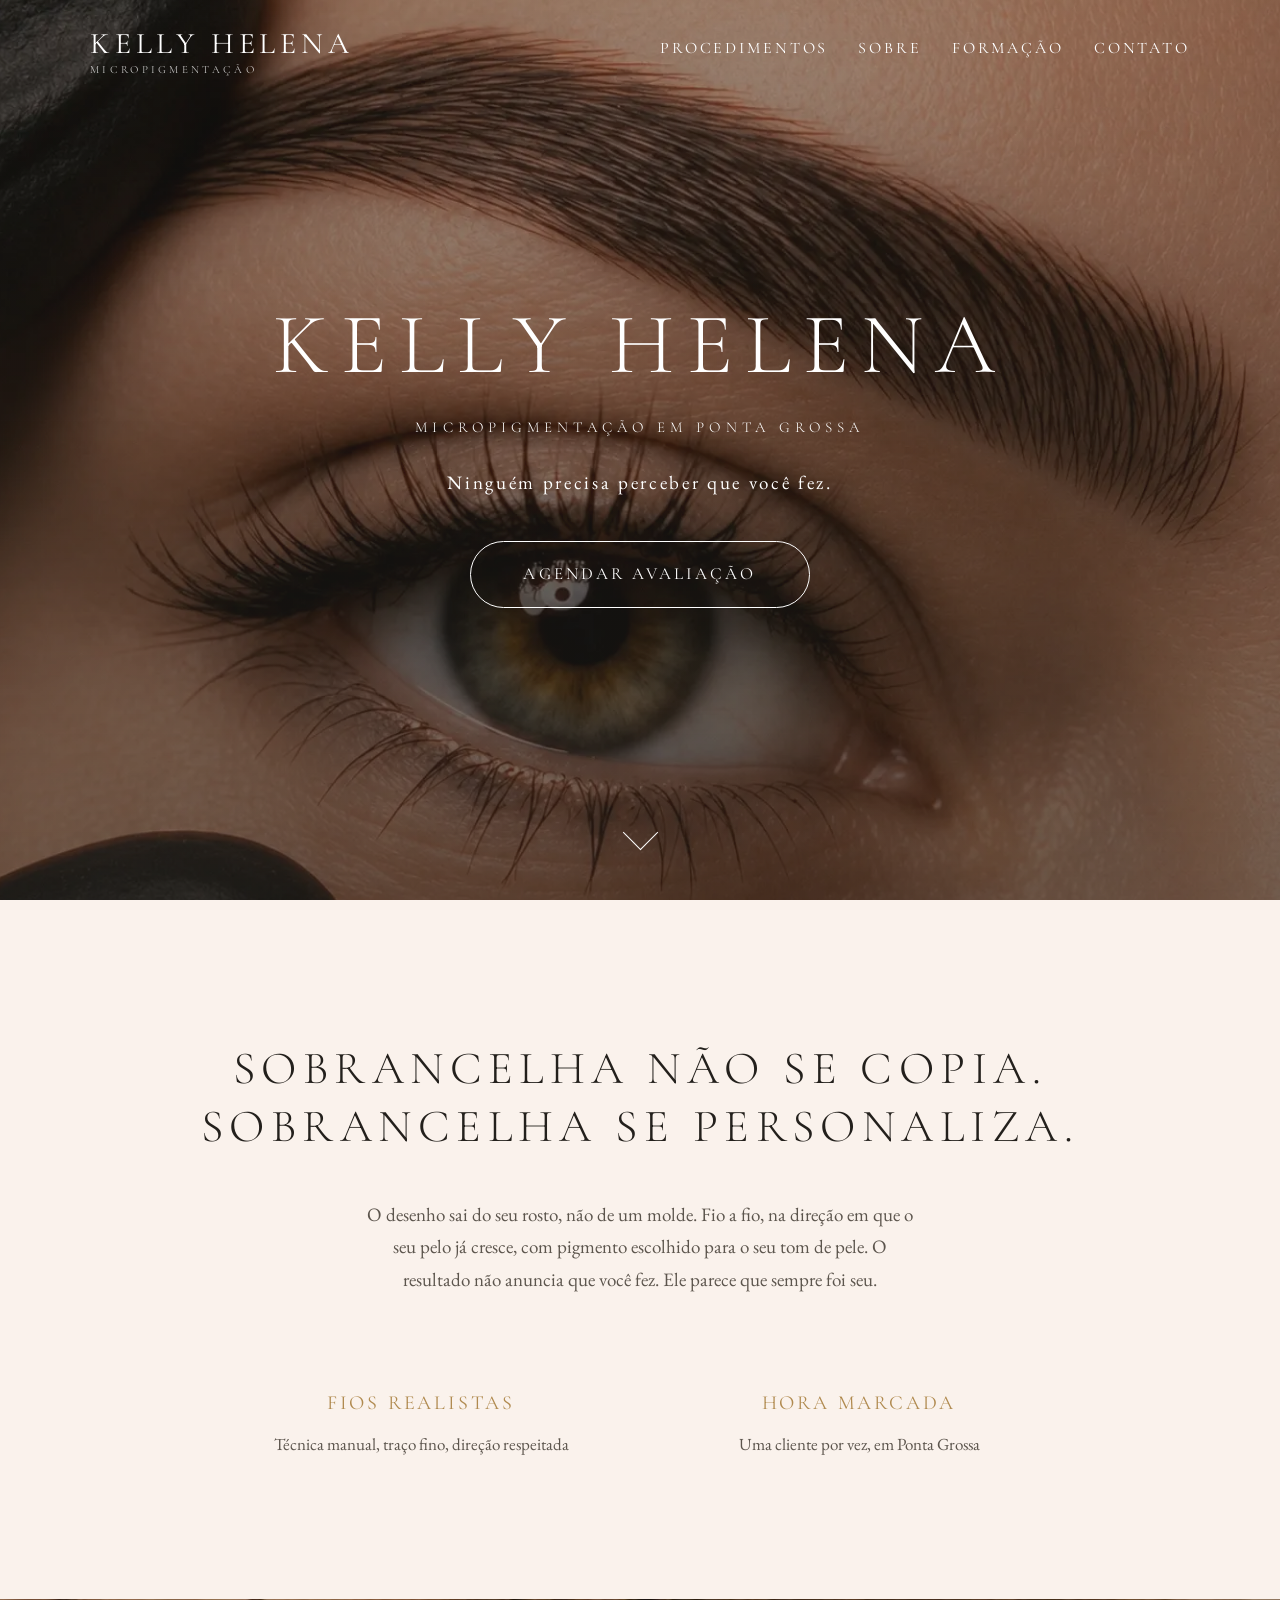
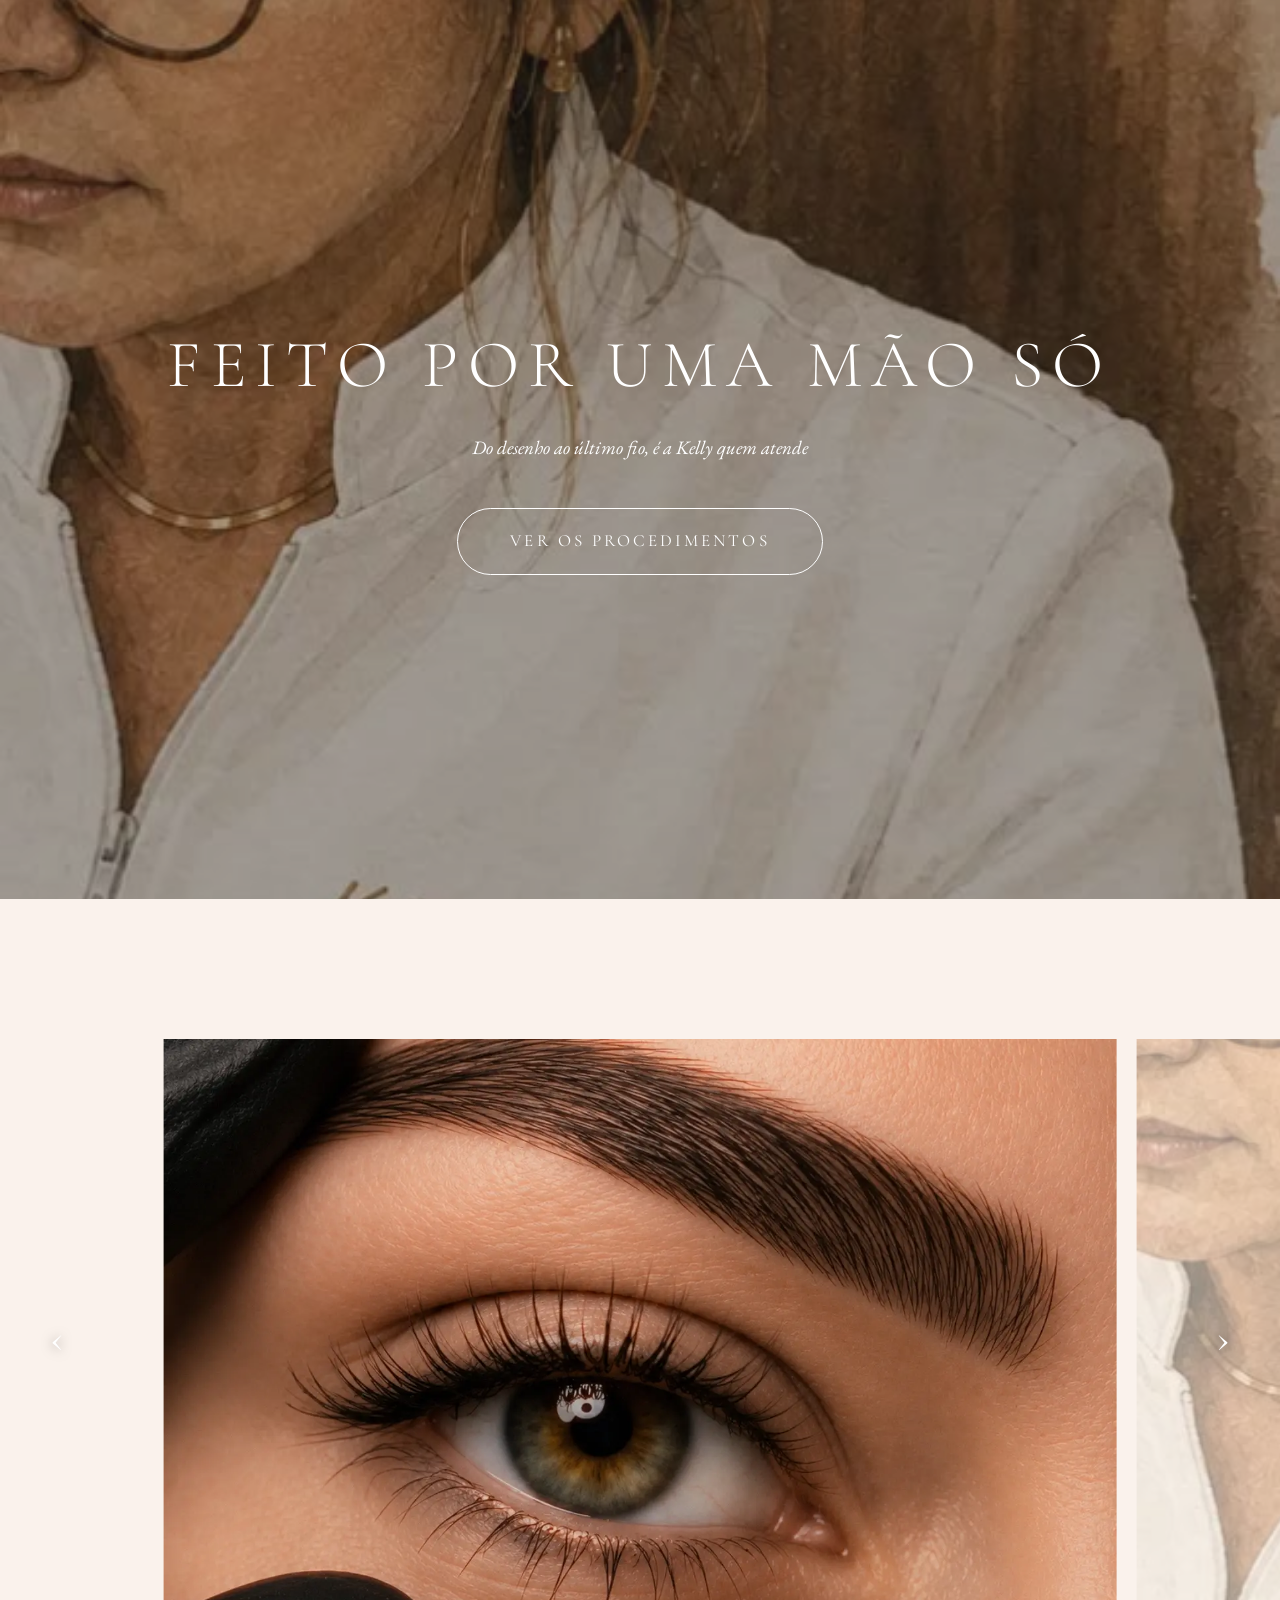
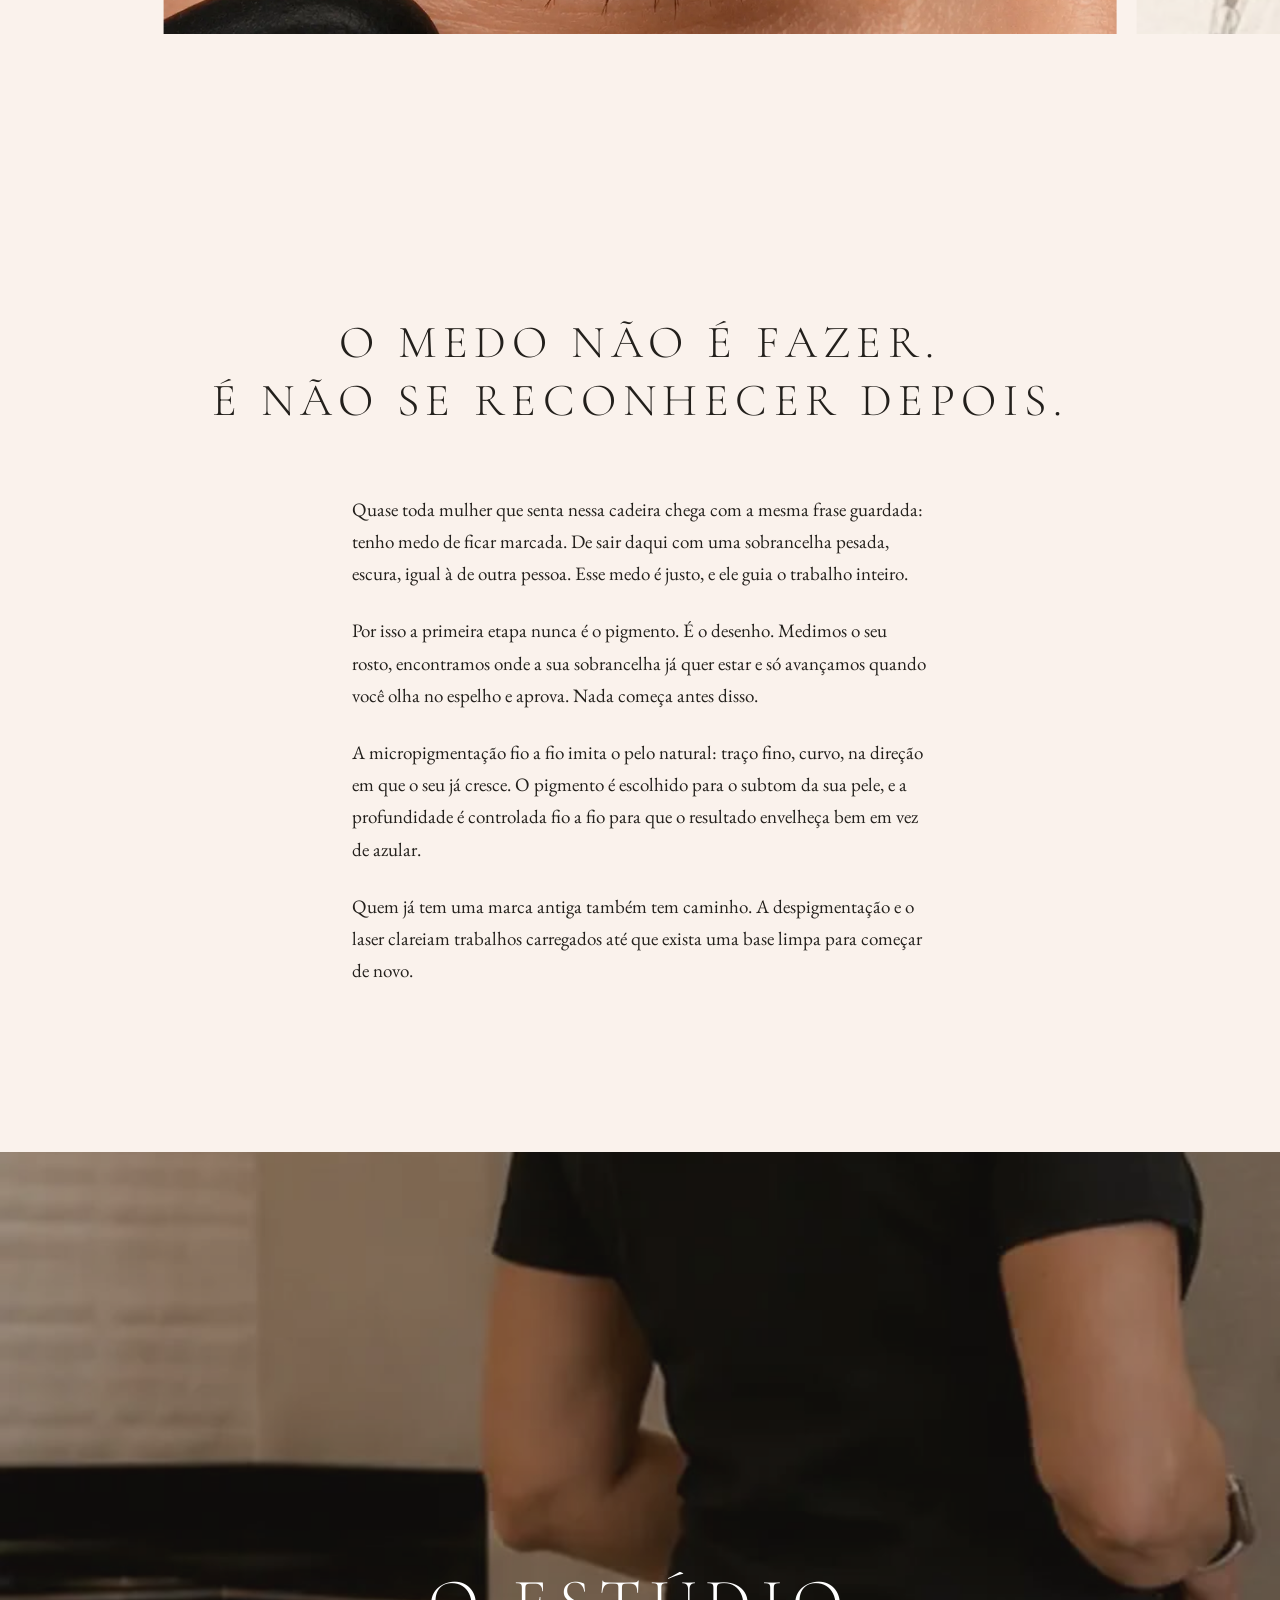
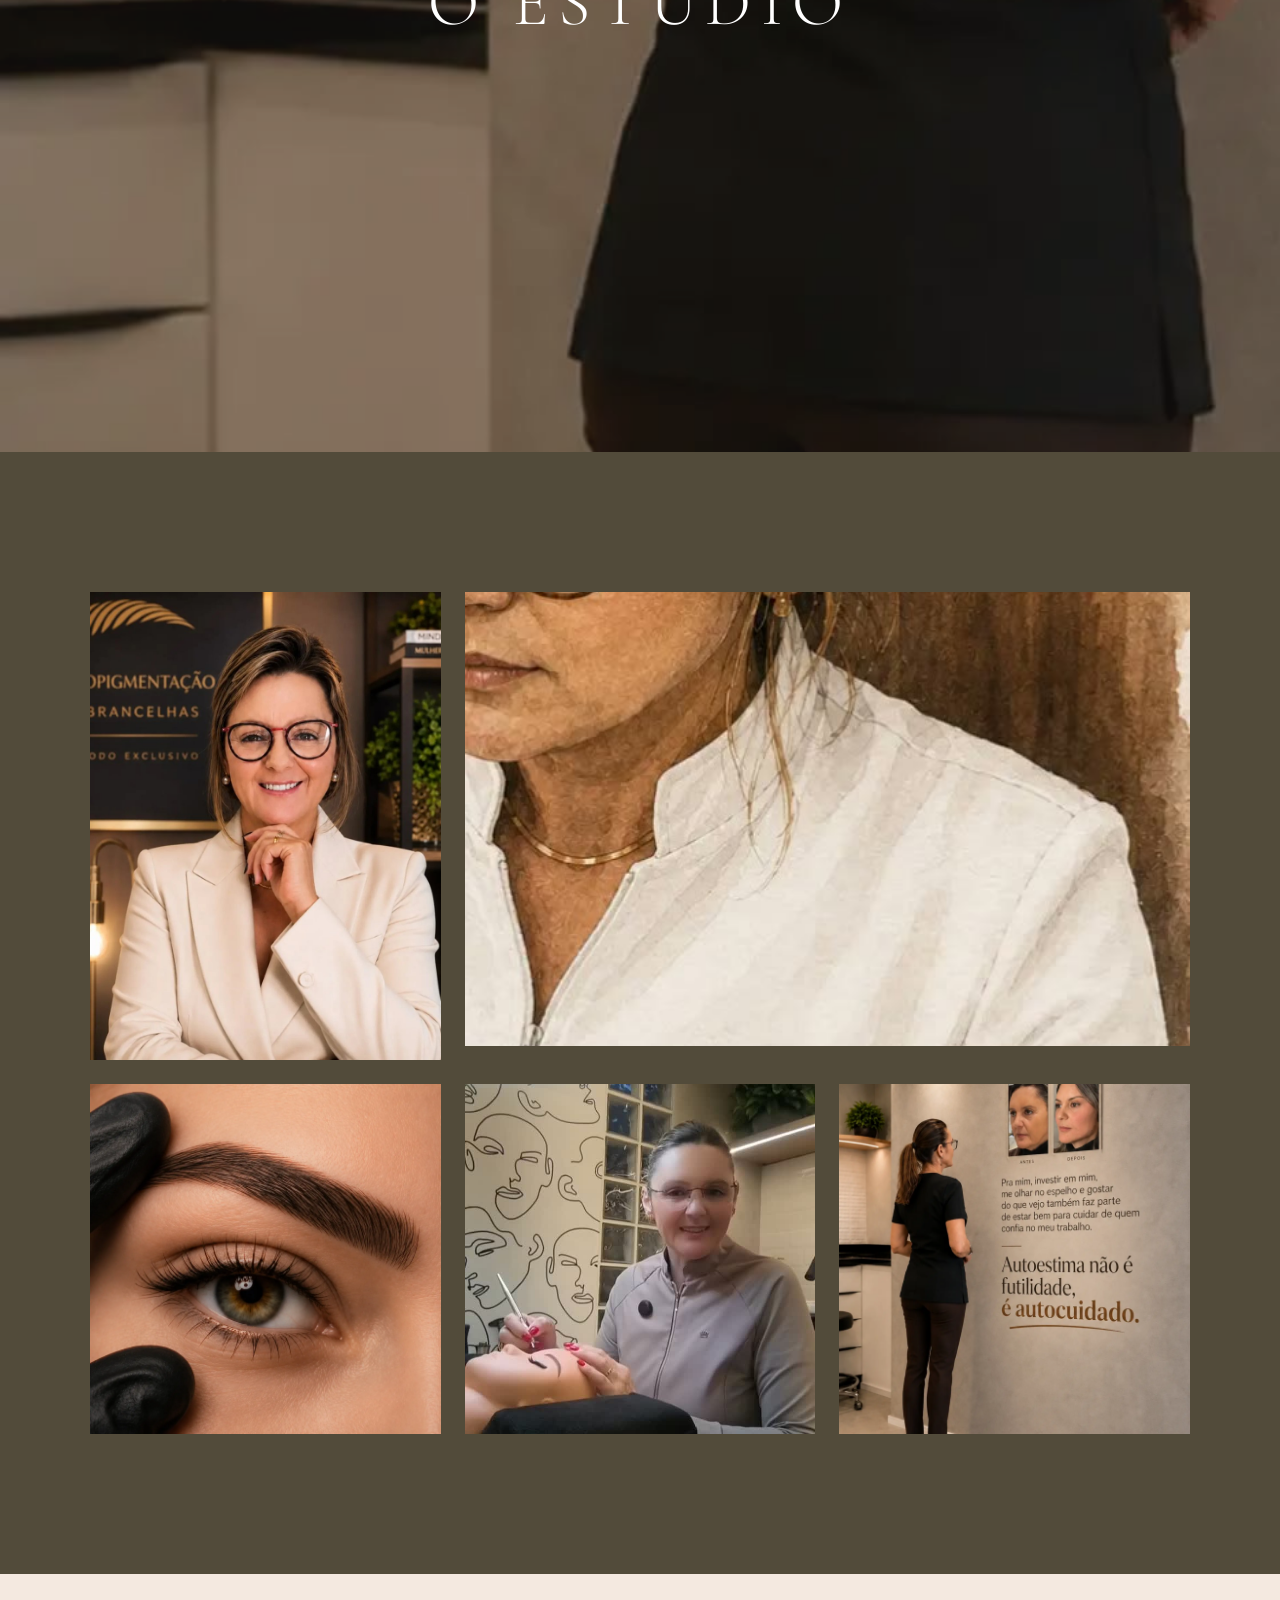
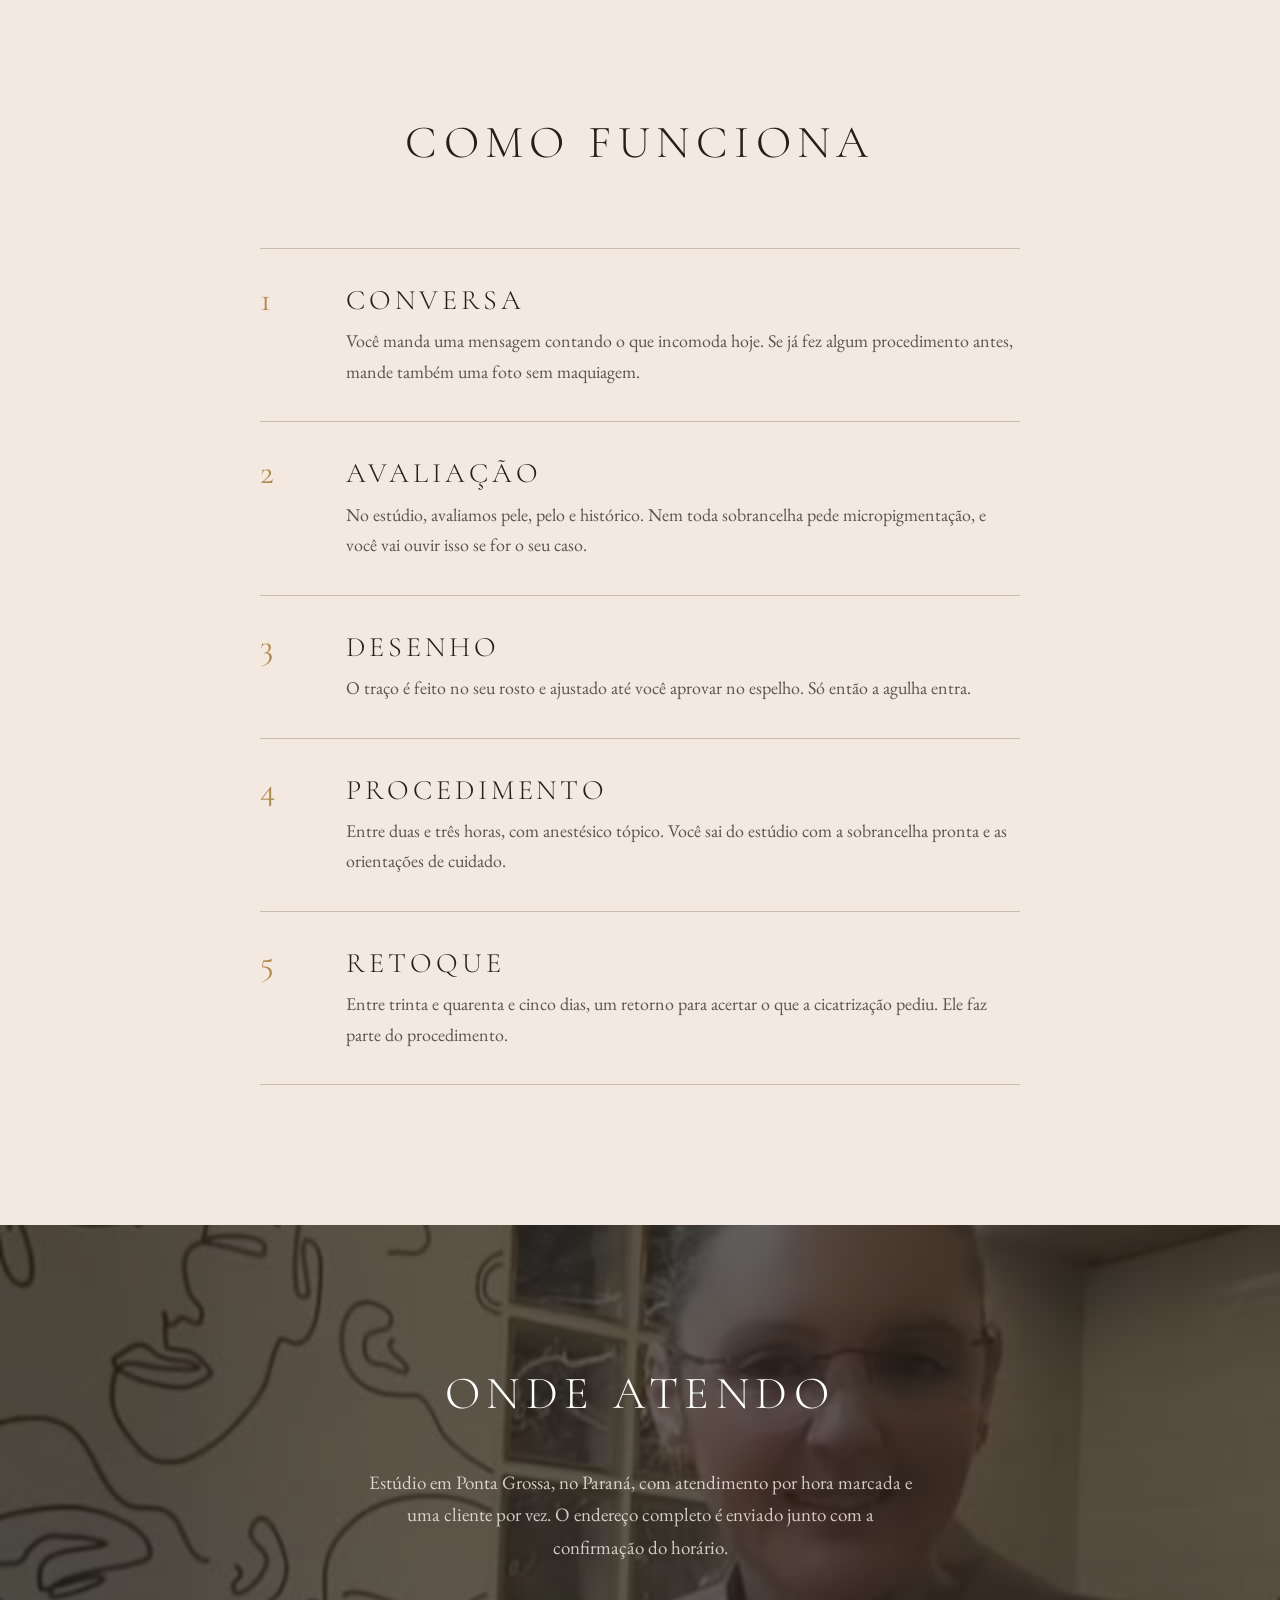
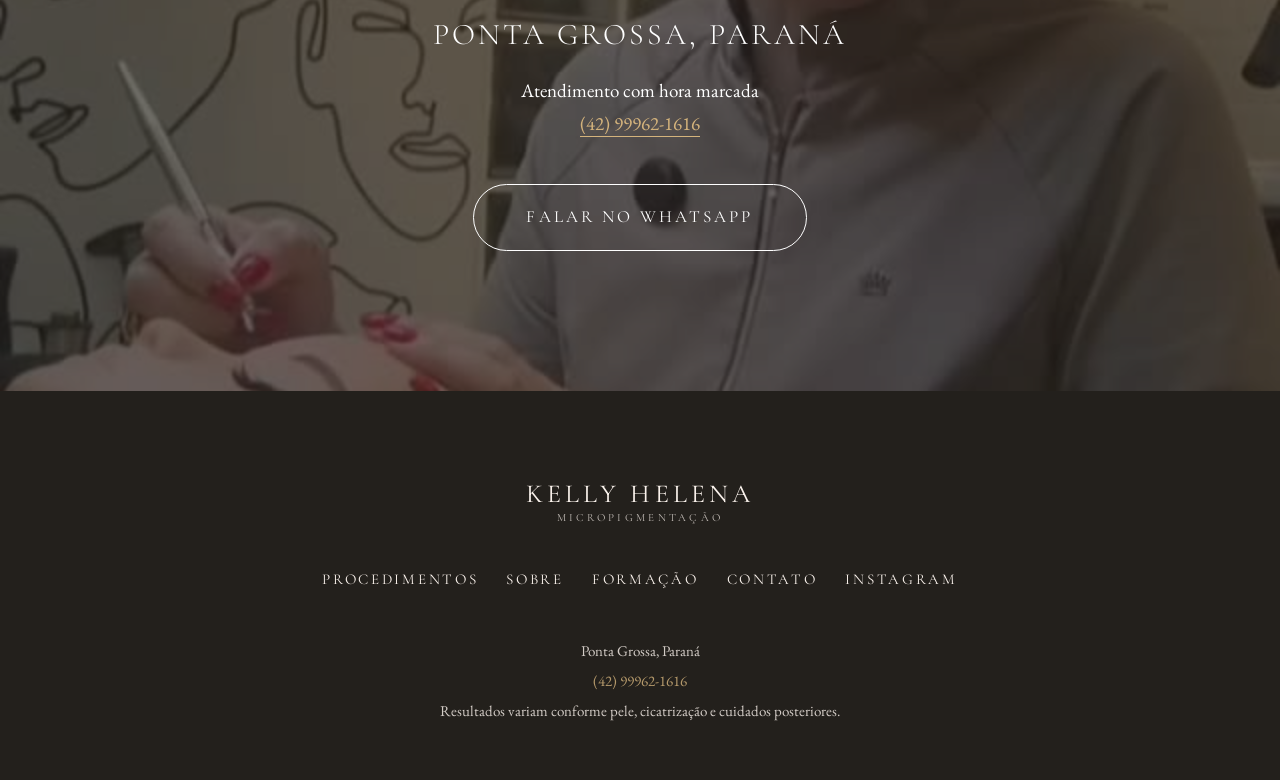
<file: index.html>
<!DOCTYPE html>
<html lang="pt-BR">
<head>
<meta charset="utf-8">
<meta name="viewport" content="width=device-width,initial-scale=1">
<title>Kelly Helena | Micropigmentação de Sobrancelhas em Ponta Grossa</title>
<meta name="description" content="Micropigmentação de sobrancelhas fio a fio em Ponta Grossa. Sobrancelhas naturais, despigmentação e laser, com hora marcada. Ninguém precisa perceber que você fez.">
<link rel="canonical" href="https://kellyhelena.com.br/">
<meta property="og:type" content="website">
<meta property="og:title" content="Kelly Helena | Micropigmentação de Sobrancelhas em Ponta Grossa">
<meta property="og:description" content="Sobrancelhas naturais, fio a fio, respeitando o desenho que já existe no seu rosto.">
<meta property="og:image" content="https://kellyhelena.com.br/assets/sobrancelha.webp">
<meta property="og:locale" content="pt_BR">
<link rel="icon" href="favicon.svg" type="image/svg+xml">
<link rel="preconnect" href="https://fonts.googleapis.com">
<link rel="preconnect" href="https://fonts.gstatic.com" crossorigin>
<link href="https://fonts.googleapis.com/css2?family=Cormorant+Garamond:ital,wght@0,300;0,400;1,300&family=EB+Garamond:ital,wght@0,400;1,400&display=swap" rel="stylesheet">
<link rel="stylesheet" href="assets/base.css">
<noscript><style>.reveal{opacity:1;transform:none}.header{background:var(--cream);color:var(--ink)}</style></noscript>
<script type="application/ld+json">
{
  "@context": "https://schema.org",
  "@type": "BeautySalon",
  "name": "Kelly Helena Micropigmentação",
  "description": "Micropigmentação de sobrancelhas fio a fio, despigmentação e laser em Ponta Grossa.",
  "url": "https://kellyhelena.com.br/",
  "image": "https://kellyhelena.com.br/assets/sobrancelha.webp",
  "telephone": "+5542999621616",
  "address": {
    "@type": "PostalAddress",
    "addressLocality": "Ponta Grossa",
    "addressRegion": "PR",
    "addressCountry": "BR"
  },
  "areaServed": "Ponta Grossa e região dos Campos Gerais",
  "sameAs": ["https://www.instagram.com/kellyhelena.oficial/"],
  "founder": { "@type": "Person", "name": "Kelly Helena" },
  "makesOffer": [
    { "@type": "Offer", "itemOffered": { "@type": "Service", "name": "Micropigmentação de sobrancelhas fio a fio" } },
    { "@type": "Offer", "itemOffered": { "@type": "Service", "name": "Despigmentação de sobrancelhas" } },
    { "@type": "Offer", "itemOffered": { "@type": "Service", "name": "Remoção a laser de micropigmentação" } }
  ]
}
</script>
</head>
<body>
<a class="skip" href="#conteudo">Ir para o conteúdo</a>

<header class="header" id="header">
  <div class="wrap">
    <a class="logo" href="/">Kelly Helena<small>Micropigmentação</small></a>
    <nav class="nav">
      <a href="procedimentos.html">Procedimentos</a>
      <a href="sobre.html">Sobre</a>
      <a href="formacao.html">Formação</a>
      <a href="contato.html">Contato</a>
    </nav>
    <button class="burger" id="burger" aria-expanded="false" aria-controls="drawer">Menu</button>
  </div>
</header>
<div class="drawer" id="drawer">
  <a href="procedimentos.html">Procedimentos</a>
  <a href="sobre.html">Sobre</a>
  <a href="formacao.html">Formação</a>
  <a href="contato.html">Contato</a>
</div>

<section class="hero" id="conteudo">
  <div class="media">
    <img src="assets/sobrancelha.webp" alt="Close de uma sobrancelha com micropigmentação fio a fio" fetchpriority="high">
  </div>
  <div class="inner">
    <h1>Kelly Helena<small>Micropigmentação em Ponta Grossa</small></h1>
    <p class="sub">Ninguém precisa perceber que você fez.</p>
    <p class="cta"><a class="pill on-photo" href="https://wa.me/5542999621616?text=Ol%C3%A1%2C%20Kelly!%20Vim%20pelo%20site%20e%20quero%20agendar%20uma%20avalia%C3%A7%C3%A3o%20de%20sobrancelhas." target="_blank" rel="noopener">Agendar avaliação</a></p>
  </div>
  <div class="chev" aria-hidden="true"></div>
</section>

<section class="reveal">
  <div class="wrap">
    <h2>Sobrancelha não se copia.<br>Sobrancelha se personaliza.</h2>
    <p class="lede">O desenho sai do seu rosto, não de um molde. Fio a fio, na direção em que o seu pelo já cresce, com pigmento escolhido para o seu tom de pele. O resultado não anuncia que você fez. Ele parece que sempre foi seu.</p>
    <div class="marks">
      <div>
        <strong>Fios realistas</strong>
        <em>Técnica manual, traço fino, direção respeitada</em>
      </div>
      <div>
        <strong>Hora marcada</strong>
        <em>Uma cliente por vez, em Ponta Grossa</em>
      </div>
    </div>
  </div>
</section>

<section class="banner">
  <img src="assets/atendimento.jpg" alt="Kelly Helena fazendo micropigmentação em uma cliente">
  <div class="inner">
    <h2>Feito por uma mão só</h2>
    <p class="sub">Do desenho ao último fio, é a Kelly quem atende</p>
    <a class="pill on-photo" href="procedimentos.html">Ver os procedimentos</a>
  </div>
</section>

<div class="carousel">
  <div class="car-wrap">
    <button class="car-btn prev" aria-label="Foto anterior">&#8249;</button>
    <div class="track" id="track">
      <div class="slide"><img src="assets/sobrancelha.webp" alt="Sobrancelha finalizada em close" loading="lazy"></div>
      <div class="slide"><img src="assets/atendimento.jpg" alt="Procedimento de micropigmentação em andamento" loading="lazy"></div>
      <div class="slide"><img src="assets/cliente.webp" alt="Kelly Helena atendendo no estúdio" loading="lazy"></div>
      <div class="slide"><img src="assets/estudio.webp" alt="Interior do estúdio em Ponta Grossa" loading="lazy"></div>
    </div>
    <button class="car-btn next" aria-label="Próxima foto">&#8250;</button>
  </div>
</div>

<section class="reveal">
  <div class="wrap">
    <h2>O medo não é fazer.<br>É não se reconhecer depois.</h2>
    <div class="prose" style="margin-top:64px">
      <p>Quase toda mulher que senta nessa cadeira chega com a mesma frase guardada: tenho medo de ficar marcada. De sair daqui com uma sobrancelha pesada, escura, igual à de outra pessoa. Esse medo é justo, e ele guia o trabalho inteiro.</p>
      <p>Por isso a primeira etapa nunca é o pigmento. É o desenho. Medimos o seu rosto, encontramos onde a sua sobrancelha já quer estar e só avançamos quando você olha no espelho e aprova. Nada começa antes disso.</p>
      <p>A micropigmentação fio a fio imita o pelo natural: traço fino, curvo, na direção em que o seu já cresce. O pigmento é escolhido para o subtom da sua pele, e a profundidade é controlada fio a fio para que o resultado envelheça bem em vez de azular.</p>
      <p>Quem já tem uma marca antiga também tem caminho. A despigmentação e o laser clareiam trabalhos carregados até que exista uma base limpa para começar de novo.</p>
    </div>
  </div>
</section>

<section class="banner">
  <img src="assets/estudio-banner.jpg" alt="Estúdio de micropigmentação em Ponta Grossa" loading="lazy">
  <div class="inner"><h2>O estúdio</h2></div>
</section>

<div class="gallery">
  <div class="wrap">
    <div class="grid reveal">
      <img class="g1" src="assets/kelly-retrato.jpg" alt="Retrato de Kelly Helena" loading="lazy">
      <img class="g2" src="assets/atendimento.jpg" alt="Procedimento em andamento" loading="lazy">
      <img class="g3" src="assets/sobrancelha.webp" alt="Resultado em close" loading="lazy">
      <img class="g4" src="assets/cliente.webp" alt="Atendimento no estúdio" loading="lazy">
      <img class="g5" src="assets/estudio.webp" alt="Ambiente do estúdio" loading="lazy">
    </div>
  </div>
</div>

<section class="alt reveal">
  <div class="wrap">
    <h2>Como funciona</h2>
    <div class="steps">
      <div class="step"><div class="n">1</div><div><h3>Conversa</h3><p>Você manda uma mensagem contando o que incomoda hoje. Se já fez algum procedimento antes, mande também uma foto sem maquiagem.</p></div></div>
      <div class="step"><div class="n">2</div><div><h3>Avaliação</h3><p>No estúdio, avaliamos pele, pelo e histórico. Nem toda sobrancelha pede micropigmentação, e você vai ouvir isso se for o seu caso.</p></div></div>
      <div class="step"><div class="n">3</div><div><h3>Desenho</h3><p>O traço é feito no seu rosto e ajustado até você aprovar no espelho. Só então a agulha entra.</p></div></div>
      <div class="step"><div class="n">4</div><div><h3>Procedimento</h3><p>Entre duas e três horas, com anestésico tópico. Você sai do estúdio com a sobrancelha pronta e as orientações de cuidado.</p></div></div>
      <div class="step"><div class="n">5</div><div><h3>Retoque</h3><p>Entre trinta e quarenta e cinco dias, um retorno para acertar o que a cicatrização pediu. Ele faz parte do procedimento.</p></div></div>
    </div>
  </div>
</section>

<section class="location">
  <img class="bg" src="assets/cliente.webp" alt="" loading="lazy">
  <div class="wrap">
    <h2>Onde atendo</h2>
    <p class="lede" style="color:rgba(250,242,236,.8)">Estúdio em Ponta Grossa, no Paraná, com atendimento por hora marcada e uma cliente por vez. O endereço completo é enviado junto com a confirmação do horário.</p>
    <p class="caps" style="font-size:clamp(22px,2.6vw,30px);letter-spacing:.1em;margin-top:52px">Ponta Grossa, Paraná</p>
    <p style="margin-top:22px">Atendimento com hora marcada<br><a class="gold" href="https://wa.me/5542999621616" target="_blank" rel="noopener">(42) 99962-1616</a></p>
    <p style="margin-top:44px"><a class="pill on-photo" href="https://wa.me/5542999621616?text=Ol%C3%A1%2C%20Kelly!%20Vim%20pelo%20site%20e%20quero%20agendar%20uma%20avalia%C3%A7%C3%A3o%20de%20sobrancelhas." target="_blank" rel="noopener">Falar no WhatsApp</a></p>
  </div>
</section>

<footer class="foot">
  <div class="wrap">
    <div class="logo">Kelly Helena<small>Micropigmentação</small></div>
    <nav>
      <a href="procedimentos.html">Procedimentos</a>
      <a href="sobre.html">Sobre</a>
      <a href="formacao.html">Formação</a>
      <a href="contato.html">Contato</a>
      <a href="https://www.instagram.com/kellyhelena.oficial/" target="_blank" rel="noopener">Instagram</a>
    </nav>
    <p class="fine">
      Ponta Grossa, Paraná<br>
      <a class="gold" href="https://wa.me/5542999621616" target="_blank" rel="noopener">(42) 99962-1616</a><br>
      Resultados variam conforme pele, cicatrização e cuidados posteriores.
    </p>
  </div>
</footer>

<script src="assets/site.js"></script>
</body>
</html>
</file>
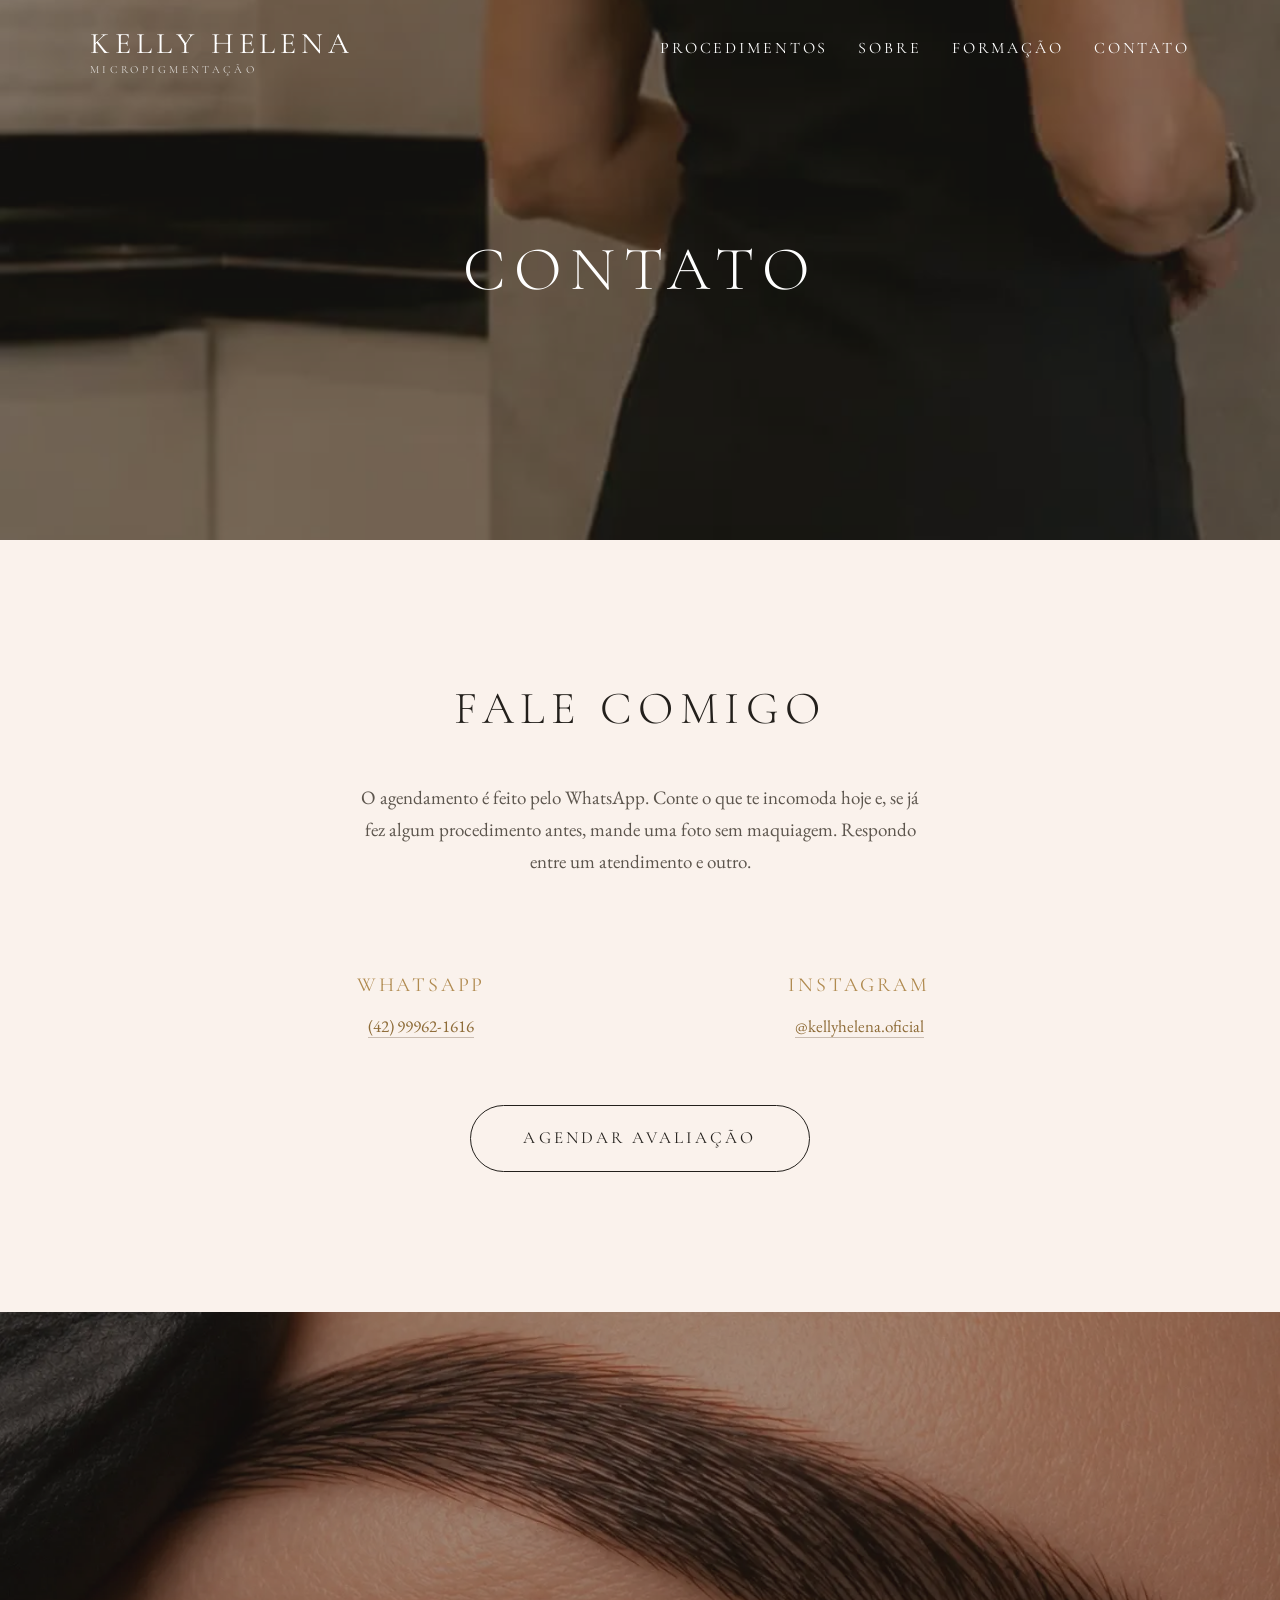
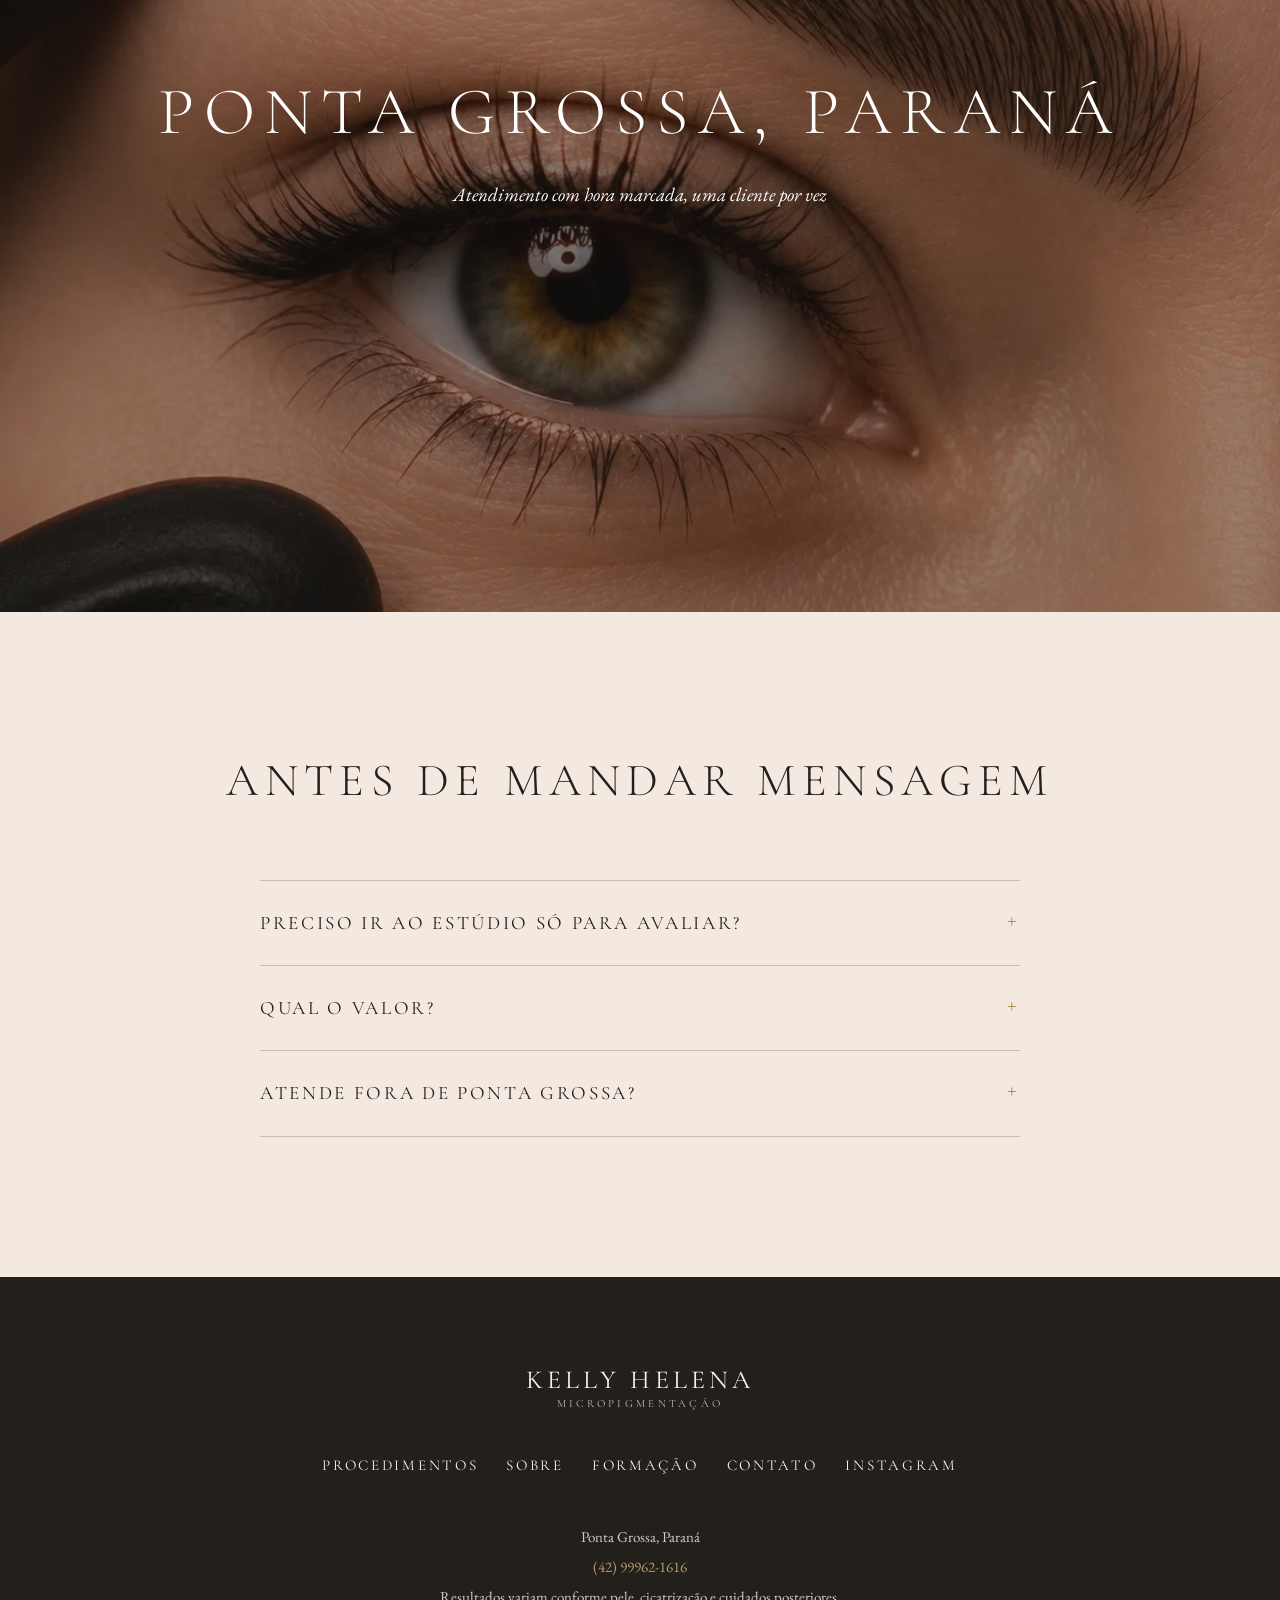
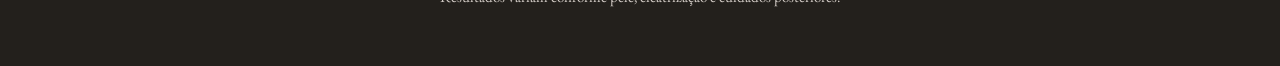
<file: contato.html>
<!DOCTYPE html>
<html lang="pt-BR">
<head>
<meta charset="utf-8">
<meta name="viewport" content="width=device-width,initial-scale=1">
<title>Contato | Kelly Helena Micropigmentação, Ponta Grossa</title>
<meta name="description" content="Fale com Kelly Helena pelo WhatsApp para agendar uma avaliação de sobrancelhas em Ponta Grossa.">
<link rel="canonical" href="https://kellyhelena.com.br/contato.html">
<meta property="og:type" content="website">
<meta property="og:title" content="Contato | Kelly Helena Micropigmentação, Ponta Grossa">
<meta property="og:description" content="Fale com Kelly Helena pelo WhatsApp para agendar uma avaliação de sobrancelhas em Ponta Grossa.">
<meta property="og:image" content="https://kellyhelena.com.br/assets/estudio.webp">
<meta property="og:locale" content="pt_BR">
<link rel="icon" href="favicon.svg" type="image/svg+xml">
<link rel="preconnect" href="https://fonts.googleapis.com">
<link rel="preconnect" href="https://fonts.gstatic.com" crossorigin>
<link href="https://fonts.googleapis.com/css2?family=Cormorant+Garamond:ital,wght@0,300;0,400;1,300&family=EB+Garamond:ital,wght@0,400;1,400&display=swap" rel="stylesheet">
<link rel="stylesheet" href="assets/base.css">
<noscript><style>.reveal{opacity:1;transform:none}</style></noscript>
</head>
<body>
<a class="skip" href="#conteudo">Ir para o conteúdo</a>
<header class="header" id="header">
  <div class="wrap">
    <a class="logo" href="/">Kelly Helena<small>Micropigmentação</small></a>
    <nav class="nav">
      <a href="procedimentos.html">Procedimentos</a>
      <a href="sobre.html">Sobre</a>
      <a href="formacao.html">Formação</a>
      <a href="contato.html">Contato</a>
    </nav>
    <button class="burger" id="burger" aria-expanded="false" aria-controls="drawer">Menu</button>
  </div>
</header>
<div class="drawer" id="drawer">
  <a href="procedimentos.html">Procedimentos</a>
  <a href="sobre.html">Sobre</a>
  <a href="formacao.html">Formação</a>
  <a href="contato.html">Contato</a>
</div>
<section class="pagehead" id="conteudo">
  <img src="assets/estudio-banner.jpg" alt="Estúdio de micropigmentação em Ponta Grossa">
  <div class="inner"><h1>Contato</h1></div>
</section>
<section class="reveal">
  <div class="wrap">
    <h2>Fale comigo</h2>
    <p class="lede">O agendamento é feito pelo WhatsApp. Conte o que te incomoda hoje e, se já fez algum procedimento antes, mande uma foto sem maquiagem. Respondo entre um atendimento e outro.</p>
    <div class="marks">
      <div><strong>WhatsApp</strong><em><a class="gold" style="color:var(--gold-text);border-bottom:1px solid var(--line)" href="https://wa.me/5542999621616" target="_blank" rel="noopener">(42) 99962-1616</a></em></div>
      <div><strong>Instagram</strong><em><a class="gold" style="color:var(--gold-text);border-bottom:1px solid var(--line)" href="https://www.instagram.com/kellyhelena.oficial/" target="_blank" rel="noopener">@kellyhelena.oficial</a></em></div>
    </div>
    <p style="text-align:center;margin-top:64px"><a class="pill" href="https://wa.me/5542999621616?text=Ol%C3%A1%2C%20Kelly!%20Vim%20pelo%20site%20e%20quero%20agendar%20uma%20avalia%C3%A7%C3%A3o%20de%20sobrancelhas." target="_blank" rel="noopener">Agendar avaliação</a></p>
  </div>
</section>

<section class="banner">
  <img src="assets/sobrancelha.webp" alt="Close de sobrancelha finalizada" loading="lazy">
  <div class="inner"><h2>Ponta Grossa, Paraná</h2><p class="sub">Atendimento com hora marcada, uma cliente por vez</p></div>
</section>

<section class="alt reveal">
  <div class="wrap">
    <h2>Antes de mandar mensagem</h2>
    <div class="qa">
      <details><summary>Preciso ir ao estúdio só para avaliar?</summary><p>A avaliação presencial é necessária antes do procedimento, mas boa parte das dúvidas se resolve por mensagem. Comece por ali.</p></details>
      <details><summary>Qual o valor?</summary><p>Depende do que a sua sobrancelha pede. Quem tem marca antiga, por exemplo, pode precisar de clareamento antes. Mando o valor depois de ver a sua foto.</p></details>
      <details><summary>Atende fora de Ponta Grossa?</summary><p>O atendimento é no estúdio, em Ponta Grossa. Recebo clientes de toda a região dos Campos Gerais.</p></details>
    </div>
  </div>
</section>
<footer class="foot">
  <div class="wrap">
    <div class="logo">Kelly Helena<small>Micropigmentação</small></div>
    <nav>
      <a href="procedimentos.html">Procedimentos</a>
      <a href="sobre.html">Sobre</a>
      <a href="formacao.html">Formação</a>
      <a href="contato.html">Contato</a>
      <a href="https://www.instagram.com/kellyhelena.oficial/" target="_blank" rel="noopener">Instagram</a>
    </nav>
    <p class="fine">
      Ponta Grossa, Paraná<br>
      <a class="gold" href="https://wa.me/5542999621616" target="_blank" rel="noopener">(42) 99962-1616</a><br>
      Resultados variam conforme pele, cicatrização e cuidados posteriores.
    </p>
  </div>
</footer>
<script src="assets/site.js"></script>
</body>
</html>
</file>
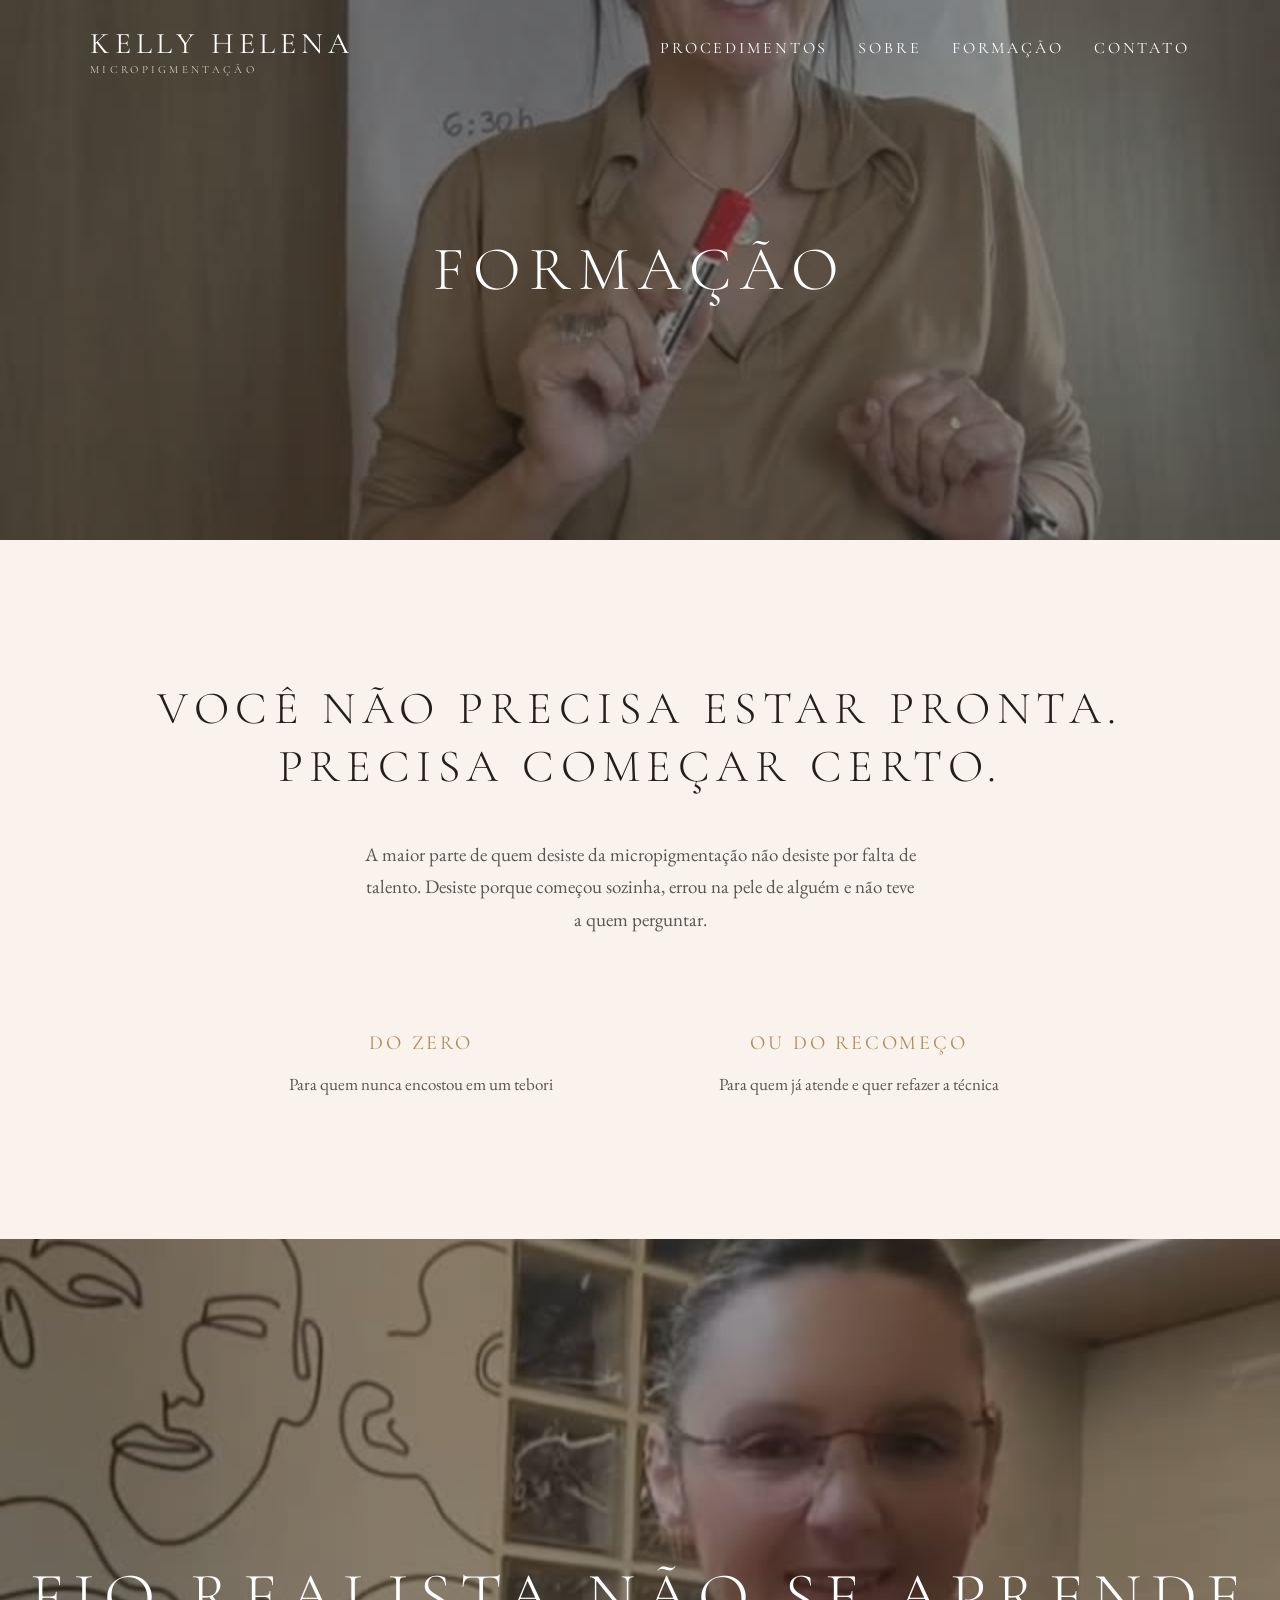
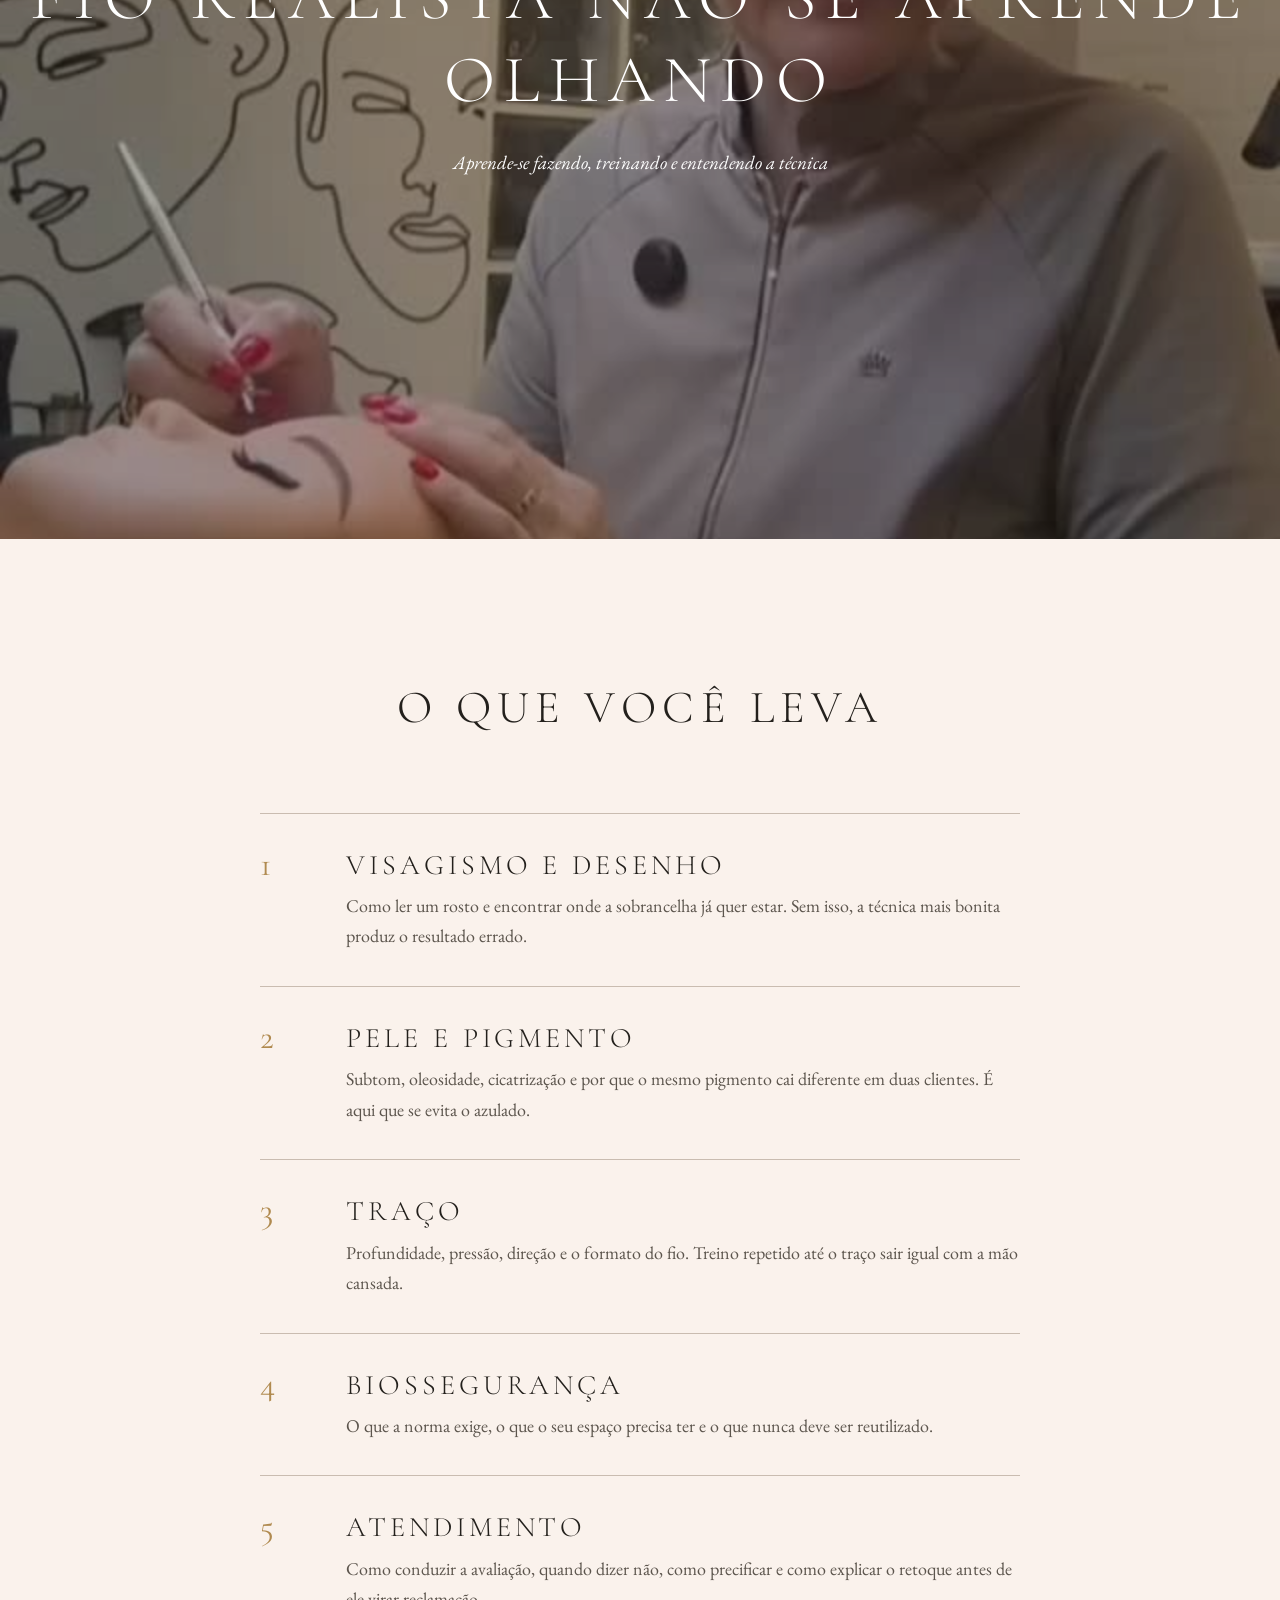
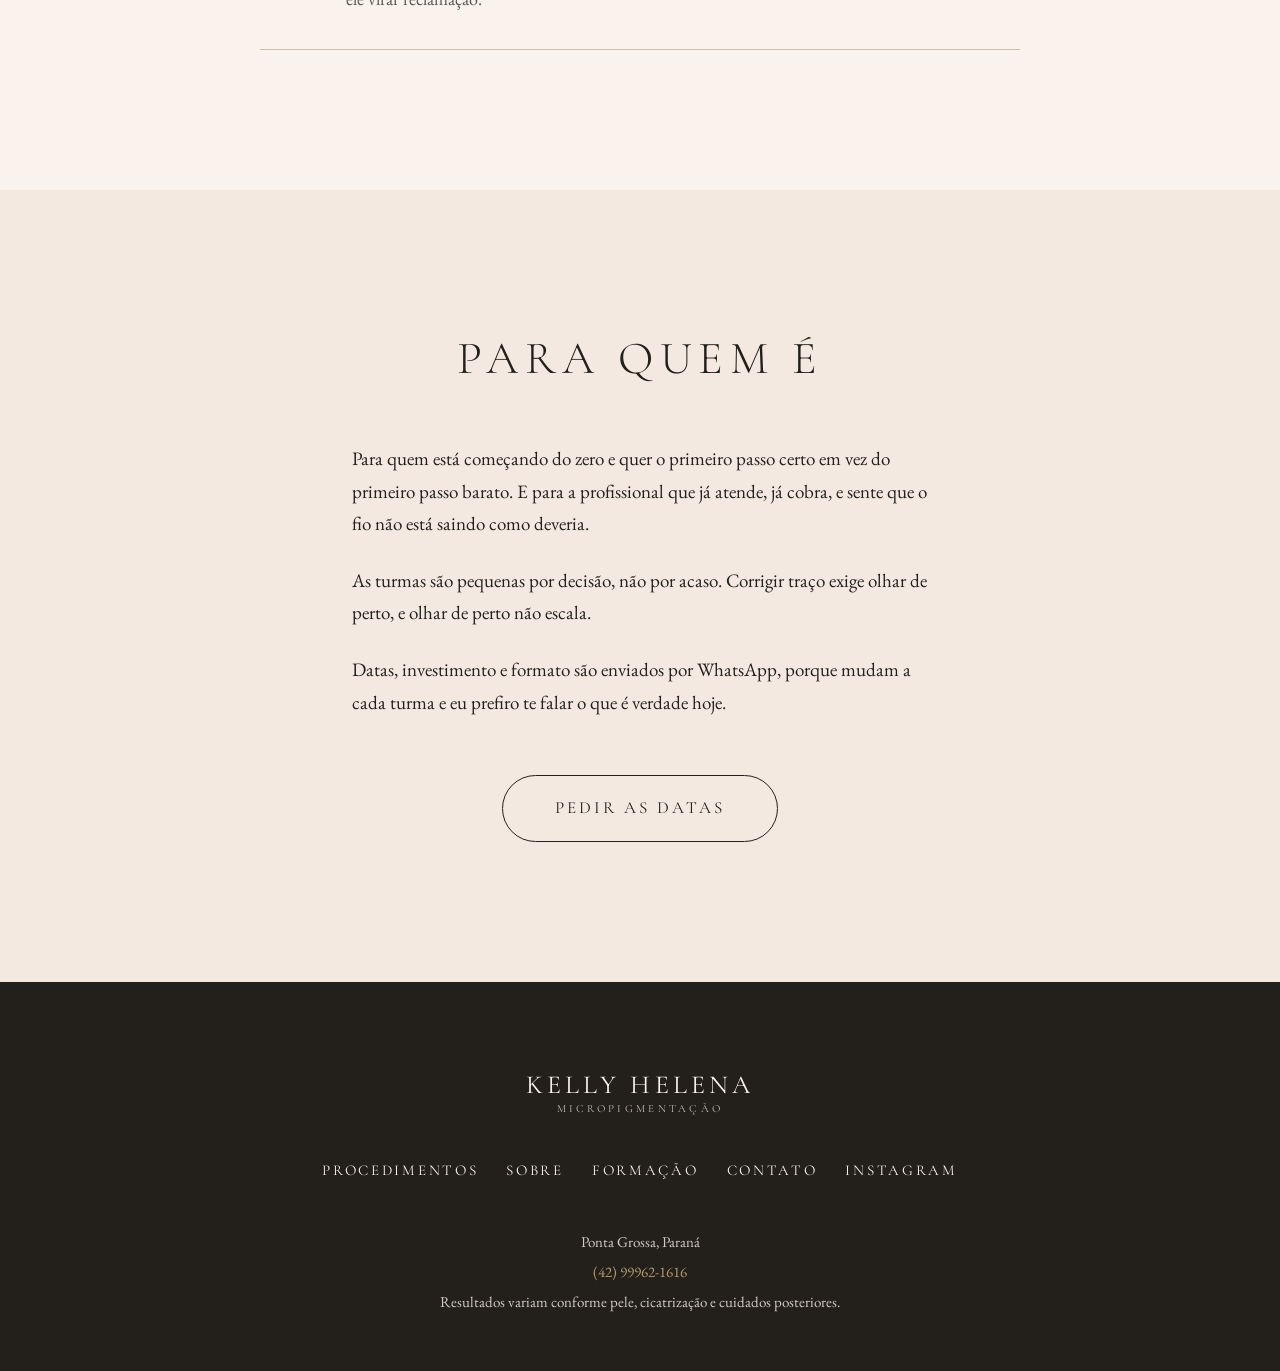
<file: formacao.html>
<!DOCTYPE html>
<html lang="pt-BR">
<head>
<meta charset="utf-8">
<meta name="viewport" content="width=device-width,initial-scale=1">
<title>Formação em Micropigmentação | Kelly Helena, Ponta Grossa</title>
<meta name="description" content="Formação em micropigmentação de sobrancelhas fio a fio com Kelly Helena, em Ponta Grossa, para quem está começando do zero ou quer refazer a técnica.">
<link rel="canonical" href="https://kellyhelena.com.br/formacao.html">
<meta property="og:type" content="website">
<meta property="og:title" content="Formação em Micropigmentação | Kelly Helena, Ponta Grossa">
<meta property="og:description" content="Formação em micropigmentação de sobrancelhas fio a fio com Kelly Helena, em Ponta Grossa, para quem está começando do zero ou quer refazer a técnica.">
<meta property="og:image" content="https://kellyhelena.com.br/assets/kelly-estudio.webp">
<meta property="og:locale" content="pt_BR">
<link rel="icon" href="favicon.svg" type="image/svg+xml">
<link rel="preconnect" href="https://fonts.googleapis.com">
<link rel="preconnect" href="https://fonts.gstatic.com" crossorigin>
<link href="https://fonts.googleapis.com/css2?family=Cormorant+Garamond:ital,wght@0,300;0,400;1,300&family=EB+Garamond:ital,wght@0,400;1,400&display=swap" rel="stylesheet">
<link rel="stylesheet" href="assets/base.css">
<noscript><style>.reveal{opacity:1;transform:none}</style></noscript>
</head>
<body>
<a class="skip" href="#conteudo">Ir para o conteúdo</a>
<header class="header" id="header">
  <div class="wrap">
    <a class="logo" href="/">Kelly Helena<small>Micropigmentação</small></a>
    <nav class="nav">
      <a href="procedimentos.html">Procedimentos</a>
      <a href="sobre.html">Sobre</a>
      <a href="formacao.html">Formação</a>
      <a href="contato.html">Contato</a>
    </nav>
    <button class="burger" id="burger" aria-expanded="false" aria-controls="drawer">Menu</button>
  </div>
</header>
<div class="drawer" id="drawer">
  <a href="procedimentos.html">Procedimentos</a>
  <a href="sobre.html">Sobre</a>
  <a href="formacao.html">Formação</a>
  <a href="contato.html">Contato</a>
</div>
<section class="pagehead" id="conteudo">
  <img src="assets/kelly-estudio.webp" alt="Kelly Helena no estúdio onde forma profissionais">
  <div class="inner"><h1>Formação</h1></div>
</section>
<section class="reveal">
  <div class="wrap">
    <h2>Você não precisa estar pronta.<br>Precisa começar certo.</h2>
    <p class="lede">A maior parte de quem desiste da micropigmentação não desiste por falta de talento. Desiste porque começou sozinha, errou na pele de alguém e não teve a quem perguntar.</p>
    <div class="marks">
      <div><strong>Do zero</strong><em>Para quem nunca encostou em um tebori</em></div>
      <div><strong>Ou do recomeço</strong><em>Para quem já atende e quer refazer a técnica</em></div>
    </div>
  </div>
</section>

<section class="banner">
  <img src="assets/cliente.webp" alt="Prática de micropigmentação no estúdio" loading="lazy">
  <div class="inner">
    <h2>Fio realista não se aprende olhando</h2>
    <p class="sub">Aprende-se fazendo, treinando e entendendo a técnica</p>
  </div>
</section>

<section class="reveal">
  <div class="wrap">
    <h2>O que você leva</h2>
    <div class="steps">
      <div class="step"><div class="n">1</div><div><h3>Visagismo e desenho</h3><p>Como ler um rosto e encontrar onde a sobrancelha já quer estar. Sem isso, a técnica mais bonita produz o resultado errado.</p></div></div>
      <div class="step"><div class="n">2</div><div><h3>Pele e pigmento</h3><p>Subtom, oleosidade, cicatrização e por que o mesmo pigmento cai diferente em duas clientes. É aqui que se evita o azulado.</p></div></div>
      <div class="step"><div class="n">3</div><div><h3>Traço</h3><p>Profundidade, pressão, direção e o formato do fio. Treino repetido até o traço sair igual com a mão cansada.</p></div></div>
      <div class="step"><div class="n">4</div><div><h3>Biossegurança</h3><p>O que a norma exige, o que o seu espaço precisa ter e o que nunca deve ser reutilizado.</p></div></div>
      <div class="step"><div class="n">5</div><div><h3>Atendimento</h3><p>Como conduzir a avaliação, quando dizer não, como precificar e como explicar o retoque antes de ele virar reclamação.</p></div></div>
    </div>
  </div>
</section>

<section class="alt reveal">
  <div class="wrap">
    <h2>Para quem é</h2>
    <div class="prose" style="margin-top:56px">
      <p>Para quem está começando do zero e quer o primeiro passo certo em vez do primeiro passo barato. E para a profissional que já atende, já cobra, e sente que o fio não está saindo como deveria.</p>
      <p>As turmas são pequenas por decisão, não por acaso. Corrigir traço exige olhar de perto, e olhar de perto não escala.</p>
      <p>Datas, investimento e formato são enviados por WhatsApp, porque mudam a cada turma e eu prefiro te falar o que é verdade hoje.</p>
    </div>
    <p style="text-align:center;margin-top:56px"><a class="pill" href="https://wa.me/5542999621616?text=Ol%C3%A1%2C%20Kelly!%20Vim%20pelo%20site%20e%20quero%20saber%20sobre%20a%20forma%C3%A7%C3%A3o%20em%20micropigmenta%C3%A7%C3%A3o." target="_blank" rel="noopener">Pedir as datas</a></p>
  </div>
</section>
<footer class="foot">
  <div class="wrap">
    <div class="logo">Kelly Helena<small>Micropigmentação</small></div>
    <nav>
      <a href="procedimentos.html">Procedimentos</a>
      <a href="sobre.html">Sobre</a>
      <a href="formacao.html">Formação</a>
      <a href="contato.html">Contato</a>
      <a href="https://www.instagram.com/kellyhelena.oficial/" target="_blank" rel="noopener">Instagram</a>
    </nav>
    <p class="fine">
      Ponta Grossa, Paraná<br>
      <a class="gold" href="https://wa.me/5542999621616" target="_blank" rel="noopener">(42) 99962-1616</a><br>
      Resultados variam conforme pele, cicatrização e cuidados posteriores.
    </p>
  </div>
</footer>
<script src="assets/site.js"></script>
</body>
</html>
</file>
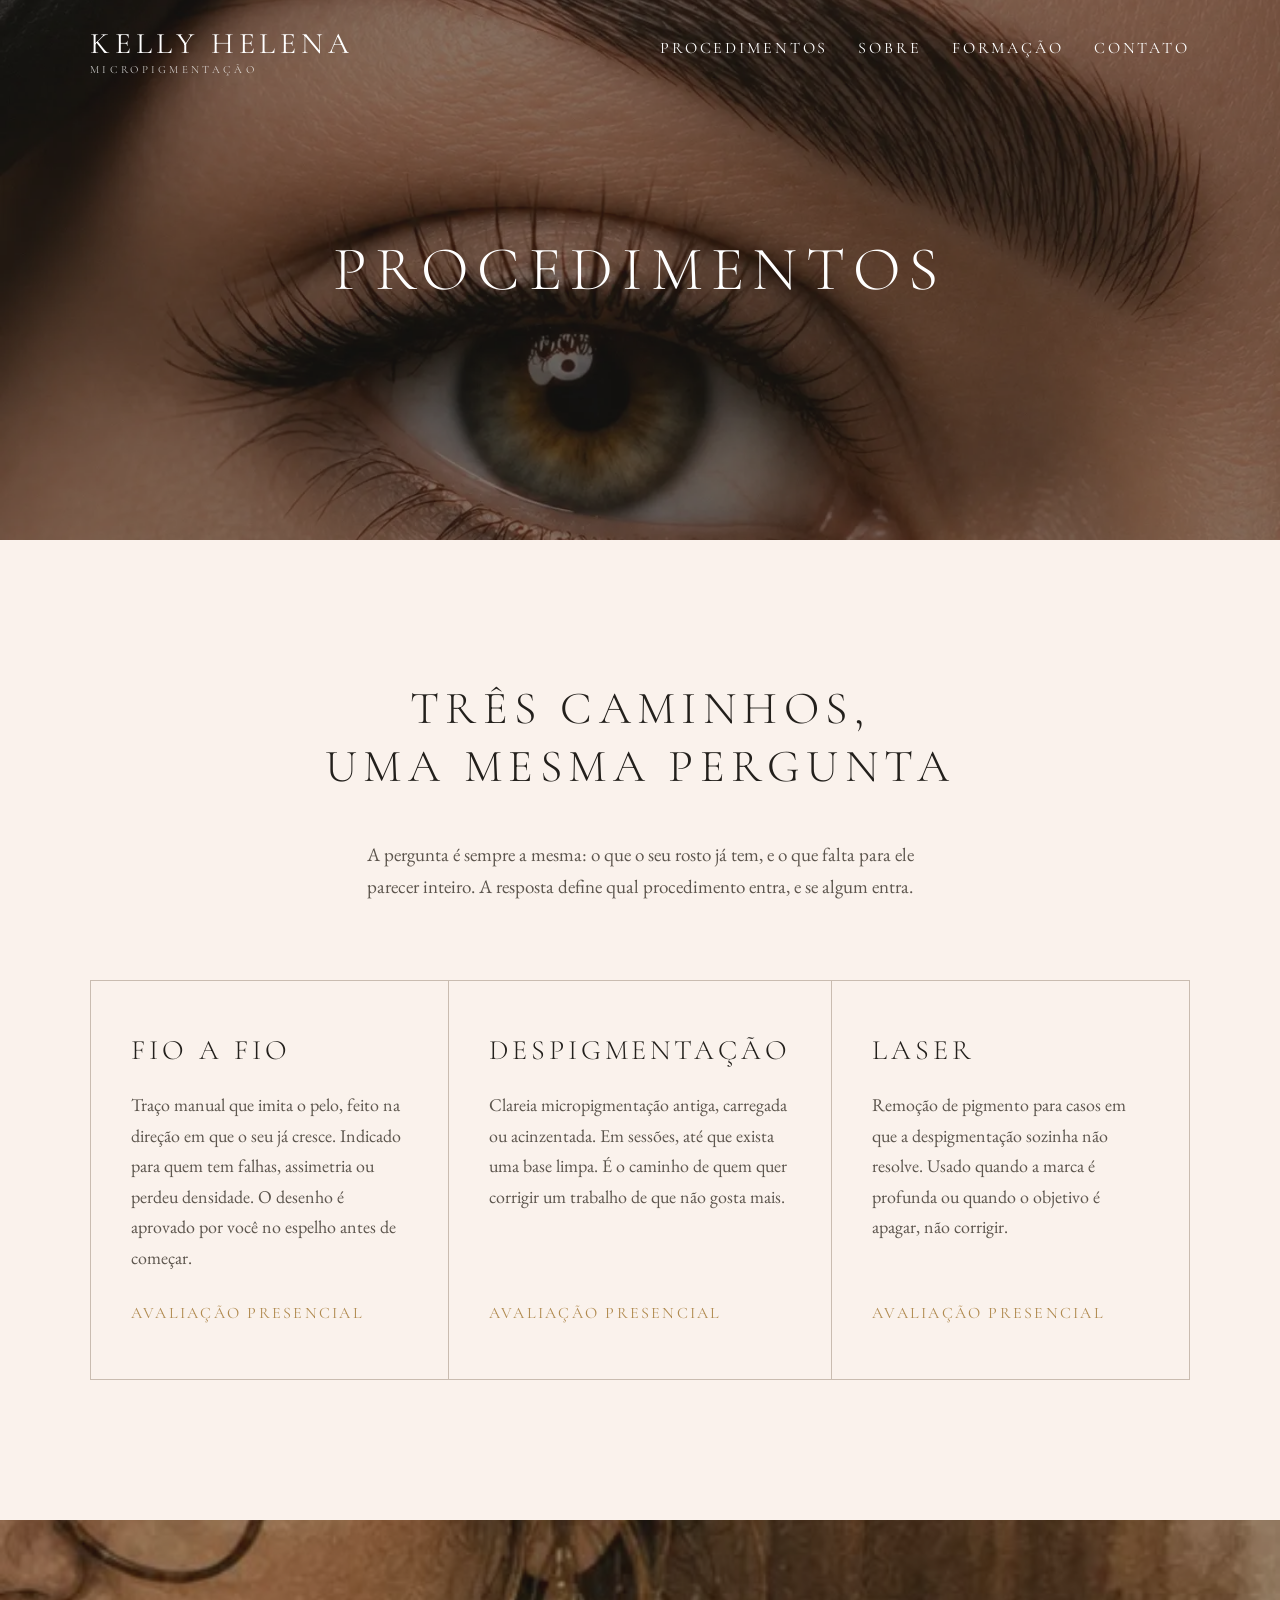
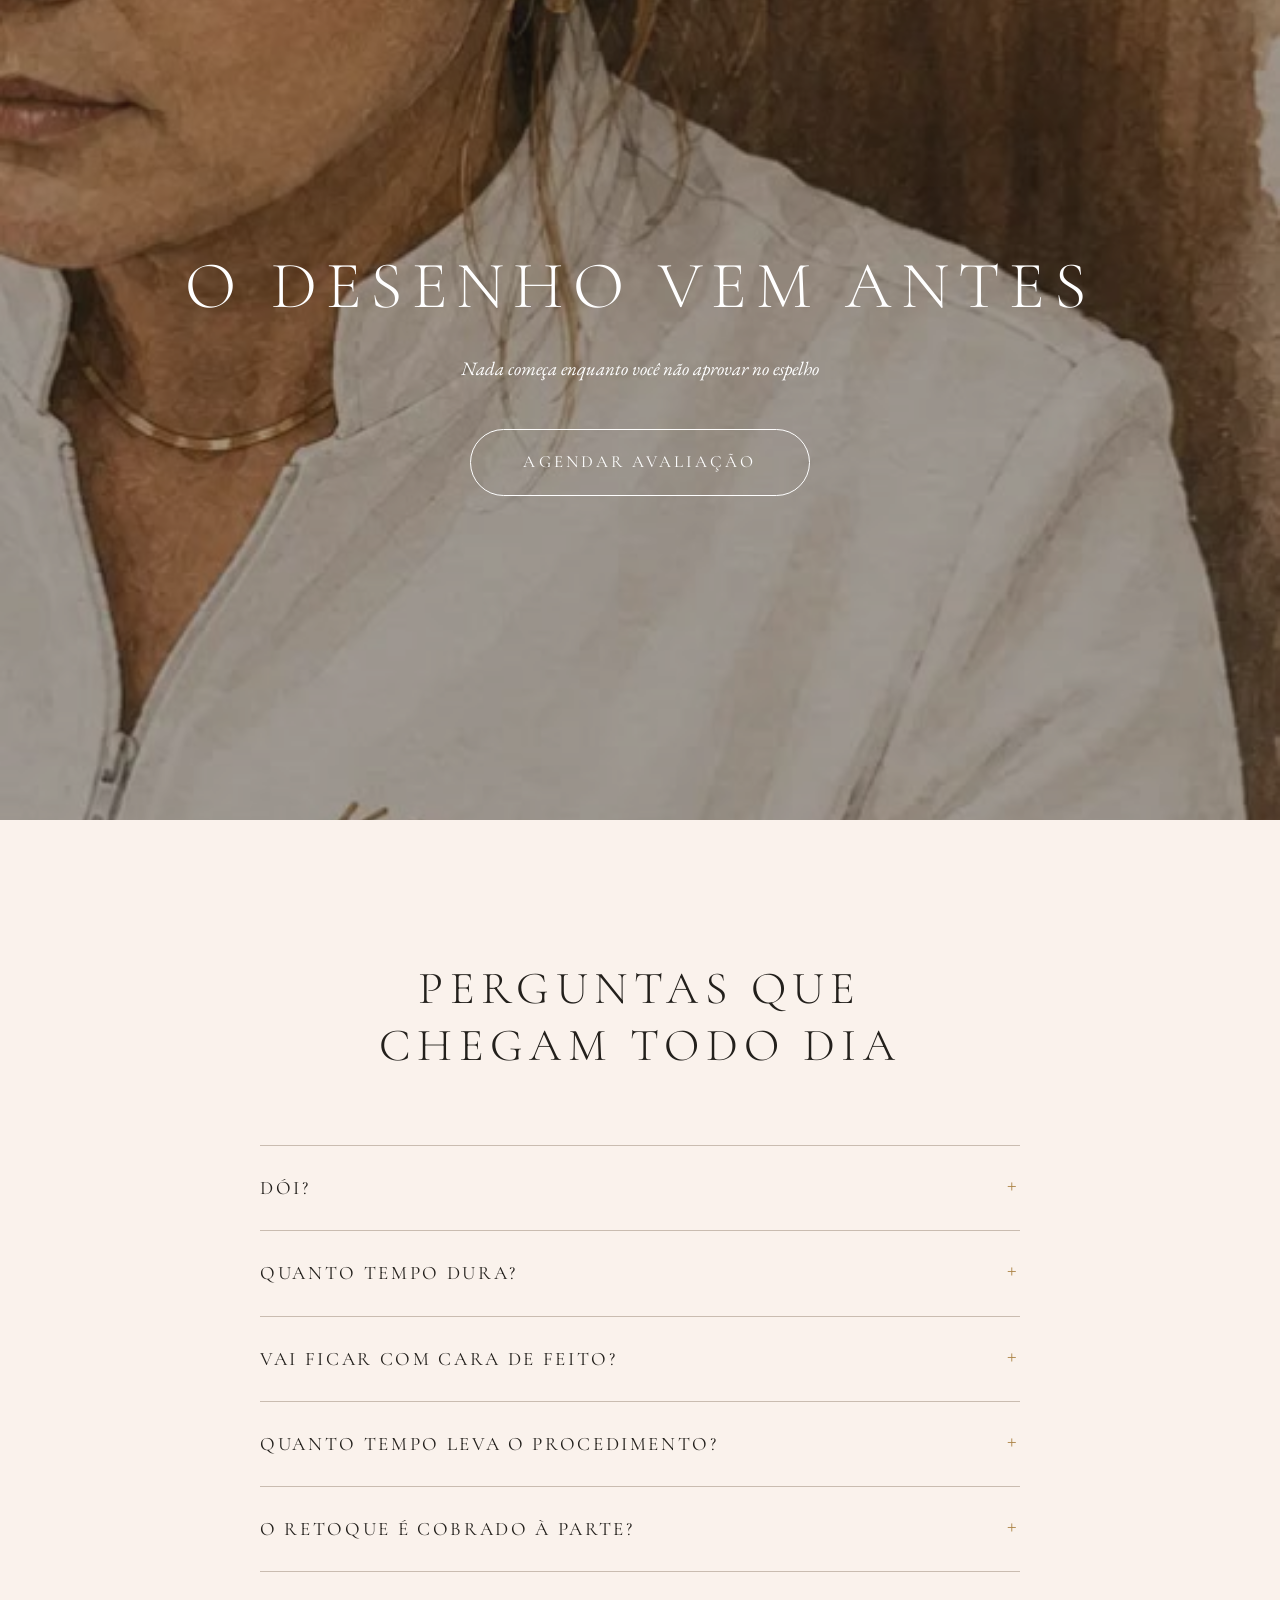
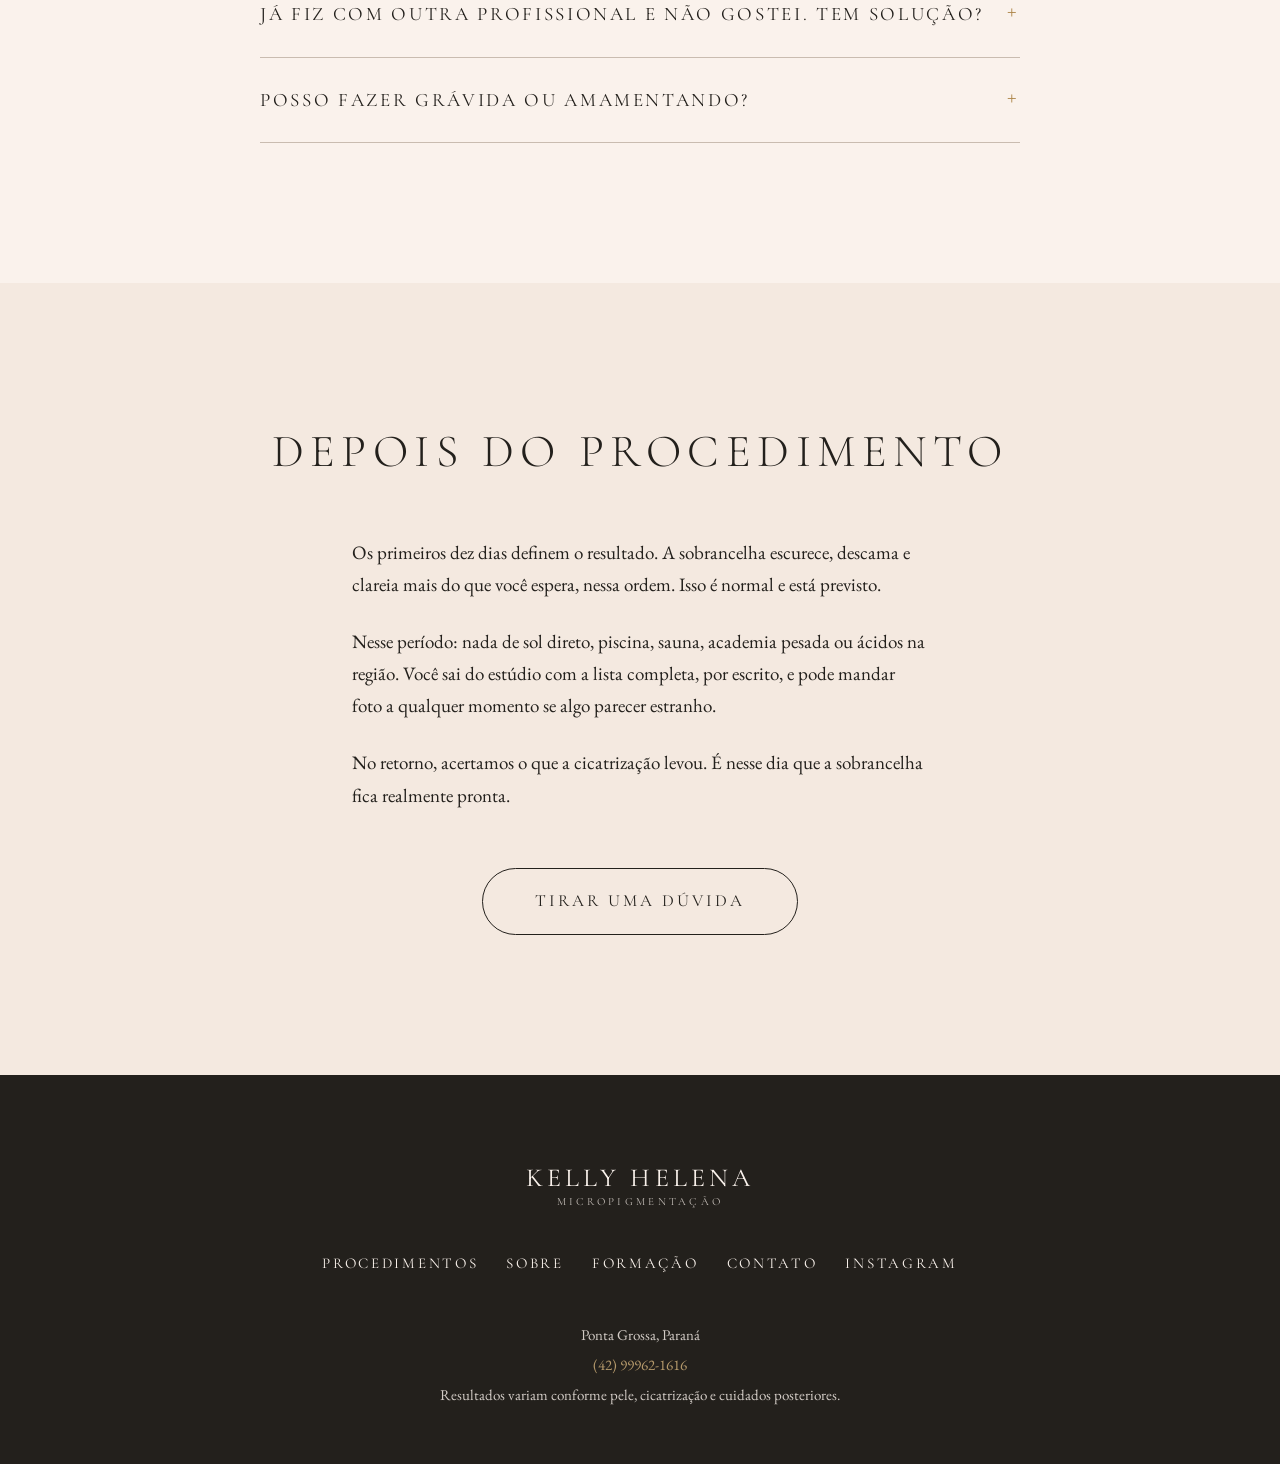
<file: procedimentos.html>
<!DOCTYPE html>
<html lang="pt-BR">
<head>
<meta charset="utf-8">
<meta name="viewport" content="width=device-width,initial-scale=1">
<title>Procedimentos | Kelly Helena Micropigmentação em Ponta Grossa</title>
<meta name="description" content="Micropigmentação fio a fio, despigmentação e remoção a laser de sobrancelhas em Ponta Grossa, com avaliação antes de qualquer agulha.">
<link rel="canonical" href="https://kellyhelena.com.br/procedimentos.html">
<meta property="og:type" content="website">
<meta property="og:title" content="Procedimentos | Kelly Helena Micropigmentação em Ponta Grossa">
<meta property="og:description" content="Micropigmentação fio a fio, despigmentação e remoção a laser de sobrancelhas em Ponta Grossa, com avaliação antes de qualquer agulha.">
<meta property="og:image" content="https://kellyhelena.com.br/assets/sobrancelha.webp">
<meta property="og:locale" content="pt_BR">
<link rel="icon" href="favicon.svg" type="image/svg+xml">
<link rel="preconnect" href="https://fonts.googleapis.com">
<link rel="preconnect" href="https://fonts.gstatic.com" crossorigin>
<link href="https://fonts.googleapis.com/css2?family=Cormorant+Garamond:ital,wght@0,300;0,400;1,300&family=EB+Garamond:ital,wght@0,400;1,400&display=swap" rel="stylesheet">
<link rel="stylesheet" href="assets/base.css">
<noscript><style>.reveal{opacity:1;transform:none}</style></noscript>
</head>
<body>
<a class="skip" href="#conteudo">Ir para o conteúdo</a>
<header class="header" id="header">
  <div class="wrap">
    <a class="logo" href="/">Kelly Helena<small>Micropigmentação</small></a>
    <nav class="nav">
      <a href="procedimentos.html">Procedimentos</a>
      <a href="sobre.html">Sobre</a>
      <a href="formacao.html">Formação</a>
      <a href="contato.html">Contato</a>
    </nav>
    <button class="burger" id="burger" aria-expanded="false" aria-controls="drawer">Menu</button>
  </div>
</header>
<div class="drawer" id="drawer">
  <a href="procedimentos.html">Procedimentos</a>
  <a href="sobre.html">Sobre</a>
  <a href="formacao.html">Formação</a>
  <a href="contato.html">Contato</a>
</div>
<section class="pagehead" id="conteudo">
  <img src="assets/sobrancelha.webp" alt="Close de sobrancelha com micropigmentação fio a fio">
  <div class="inner"><h1>Procedimentos</h1></div>
</section>
<section class="reveal">
  <div class="wrap">
    <h2>Três caminhos,<br>uma mesma pergunta</h2>
    <p class="lede">A pergunta é sempre a mesma: o que o seu rosto já tem, e o que falta para ele parecer inteiro. A resposta define qual procedimento entra, e se algum entra.</p>
    <div class="cards">
      <div class="card">
        <h3>Fio a fio</h3>
        <p>Traço manual que imita o pelo, feito na direção em que o seu já cresce. Indicado para quem tem falhas, assimetria ou perdeu densidade. O desenho é aprovado por você no espelho antes de começar.</p>
        <span class="price">Avaliação presencial</span>
      </div>
      <div class="card">
        <h3>Despigmentação</h3>
        <p>Clareia micropigmentação antiga, carregada ou acinzentada. Em sessões, até que exista uma base limpa. É o caminho de quem quer corrigir um trabalho de que não gosta mais.</p>
        <span class="price">Avaliação presencial</span>
      </div>
      <div class="card">
        <h3>Laser</h3>
        <p>Remoção de pigmento para casos em que a despigmentação sozinha não resolve. Usado quando a marca é profunda ou quando o objetivo é apagar, não corrigir.</p>
        <span class="price">Avaliação presencial</span>
      </div>
    </div>
  </div>
</section>

<section class="banner">
  <img src="assets/atendimento.jpg" alt="Kelly Helena durante um procedimento" loading="lazy">
  <div class="inner">
    <h2>O desenho vem antes</h2>
    <p class="sub">Nada começa enquanto você não aprovar no espelho</p>
    <a class="pill on-photo" href="https://wa.me/5542999621616?text=Ol%C3%A1%2C%20Kelly!%20Vim%20pelo%20site%20e%20quero%20agendar%20uma%20avalia%C3%A7%C3%A3o%20de%20sobrancelhas." target="_blank" rel="noopener">Agendar avaliação</a>
  </div>
</section>

<section class="reveal">
  <div class="wrap">
    <h2>Perguntas que<br>chegam todo dia</h2>
    <div class="qa">
      <details><summary>Dói?</summary><p>É desconfortável, não é dor aguda. Usamos anestésico tópico antes e durante. A maior parte das clientes descreve como um arranhão fino e constante.</p></details>
      <details><summary>Quanto tempo dura?</summary><p>De um a dois anos, dependendo de pele, exposição ao sol e cuidado. Pele oleosa costuma reter menos tempo. Não é tatuagem: o pigmento é feito para desbotar.</p></details>
      <details><summary>Vai ficar com cara de feito?</summary><p>Esse é justamente o trabalho. O traço fino, o pigmento escolhido para o seu subtom e a direção do pelo são o que separa uma sobrancelha natural de um bloco marcado.</p></details>
      <details><summary>Quanto tempo leva o procedimento?</summary><p>Entre duas e três horas, contando a avaliação e o desenho. Reserve a manhã ou a tarde inteira.</p></details>
      <details><summary>O retoque é cobrado à parte?</summary><p>Não. O retorno entre trinta e quarenta e cinco dias faz parte do procedimento, porque a cicatrização sempre pede ajuste.</p></details>
      <details><summary>Já fiz com outra profissional e não gostei. Tem solução?</summary><p>Quase sempre tem. Mande uma foto sem maquiagem pelo WhatsApp. Dependendo do que estiver na pele, o caminho é despigmentação, laser, ou os dois antes de um desenho novo.</p></details>
      <details><summary>Posso fazer grávida ou amamentando?</summary><p>Não é indicado. Também não atendemos quem está em tratamento com ácidos fortes na região, com dermatite ativa ou com uso recente de isotretinoína. Conte o seu caso na avaliação.</p></details>
    </div>
  </div>
</section>

<section class="alt reveal">
  <div class="wrap">
    <h2>Depois do procedimento</h2>
    <div class="prose" style="margin-top:56px">
      <p>Os primeiros dez dias definem o resultado. A sobrancelha escurece, descama e clareia mais do que você espera, nessa ordem. Isso é normal e está previsto.</p>
      <p>Nesse período: nada de sol direto, piscina, sauna, academia pesada ou ácidos na região. Você sai do estúdio com a lista completa, por escrito, e pode mandar foto a qualquer momento se algo parecer estranho.</p>
      <p>No retorno, acertamos o que a cicatrização levou. É nesse dia que a sobrancelha fica realmente pronta.</p>
    </div>
    <p style="text-align:center;margin-top:56px"><a class="pill" href="https://wa.me/5542999621616?text=Ol%C3%A1%2C%20Kelly!%20Vim%20pelo%20site%20e%20quero%20agendar%20uma%20avalia%C3%A7%C3%A3o%20de%20sobrancelhas." target="_blank" rel="noopener">Tirar uma dúvida</a></p>
  </div>
</section>
<footer class="foot">
  <div class="wrap">
    <div class="logo">Kelly Helena<small>Micropigmentação</small></div>
    <nav>
      <a href="procedimentos.html">Procedimentos</a>
      <a href="sobre.html">Sobre</a>
      <a href="formacao.html">Formação</a>
      <a href="contato.html">Contato</a>
      <a href="https://www.instagram.com/kellyhelena.oficial/" target="_blank" rel="noopener">Instagram</a>
    </nav>
    <p class="fine">
      Ponta Grossa, Paraná<br>
      <a class="gold" href="https://wa.me/5542999621616" target="_blank" rel="noopener">(42) 99962-1616</a><br>
      Resultados variam conforme pele, cicatrização e cuidados posteriores.
    </p>
  </div>
</footer>
<script src="assets/site.js"></script>
</body>
</html>
</file>
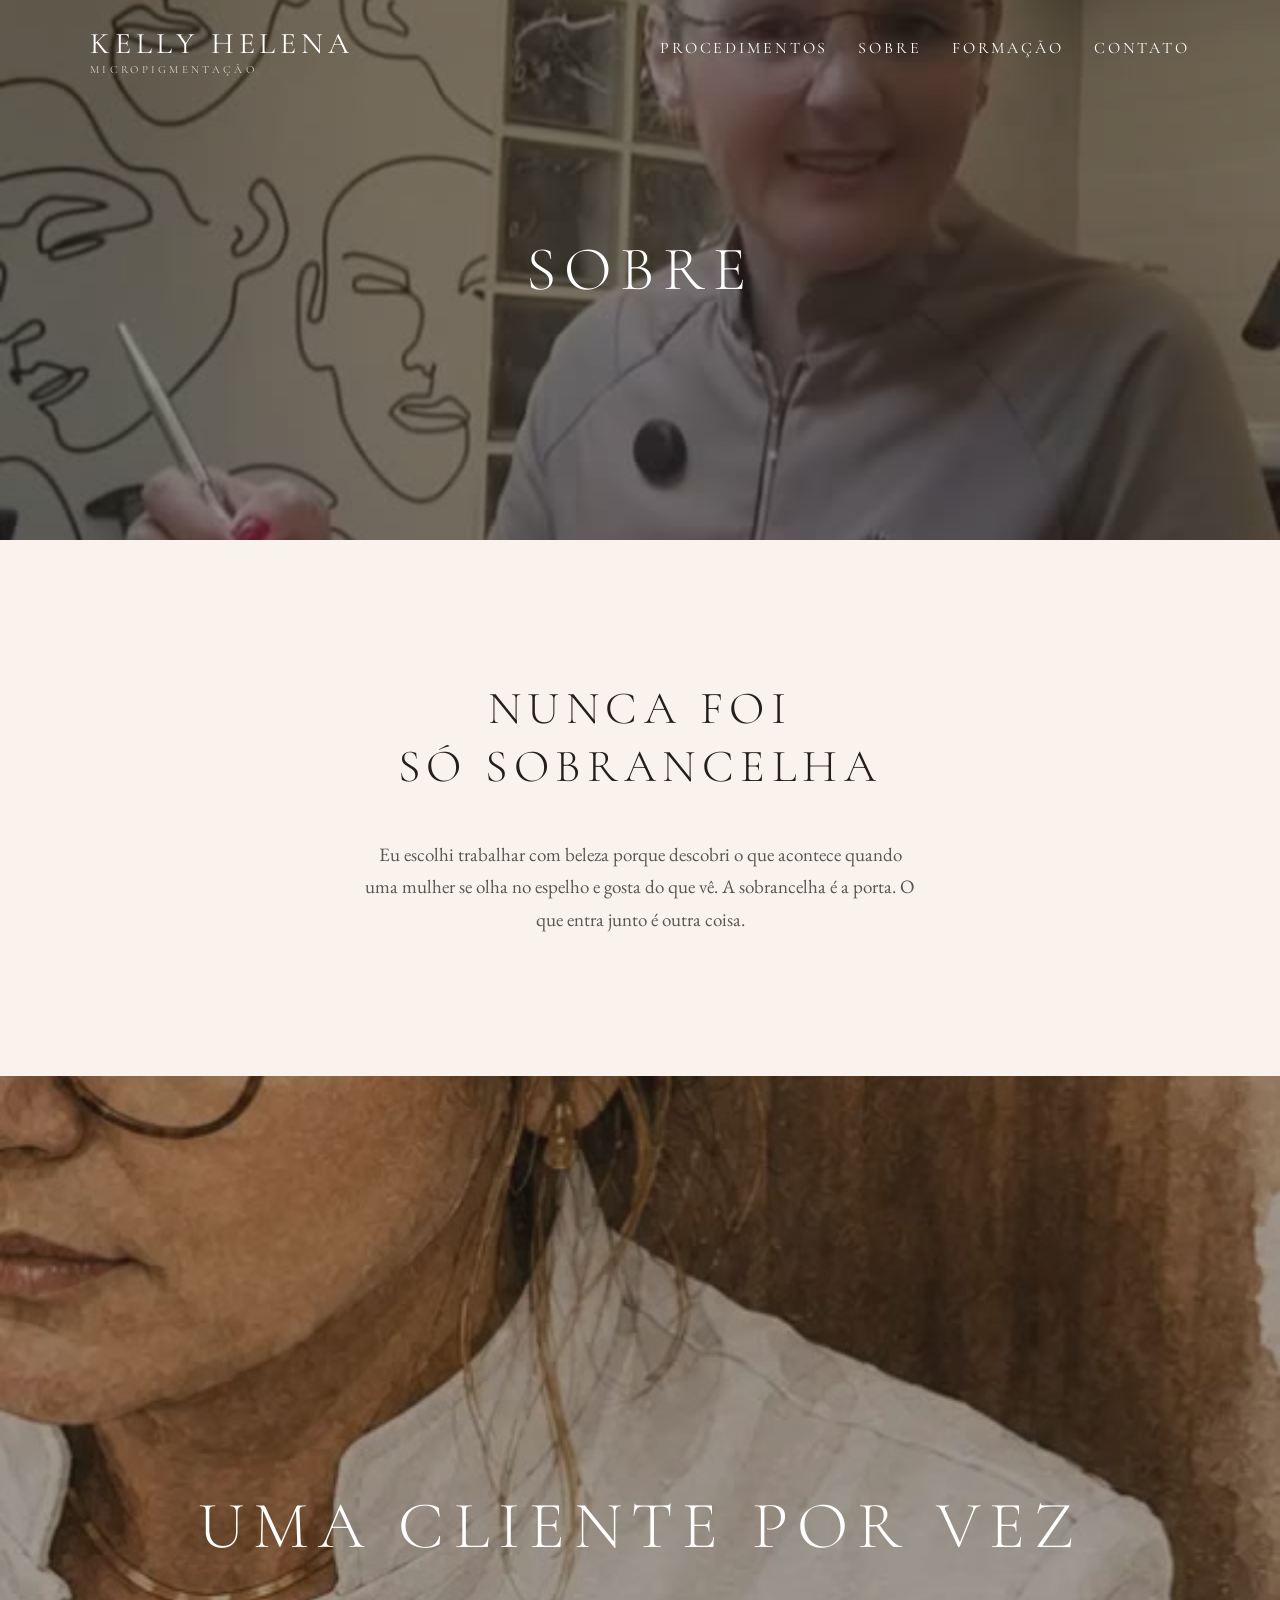
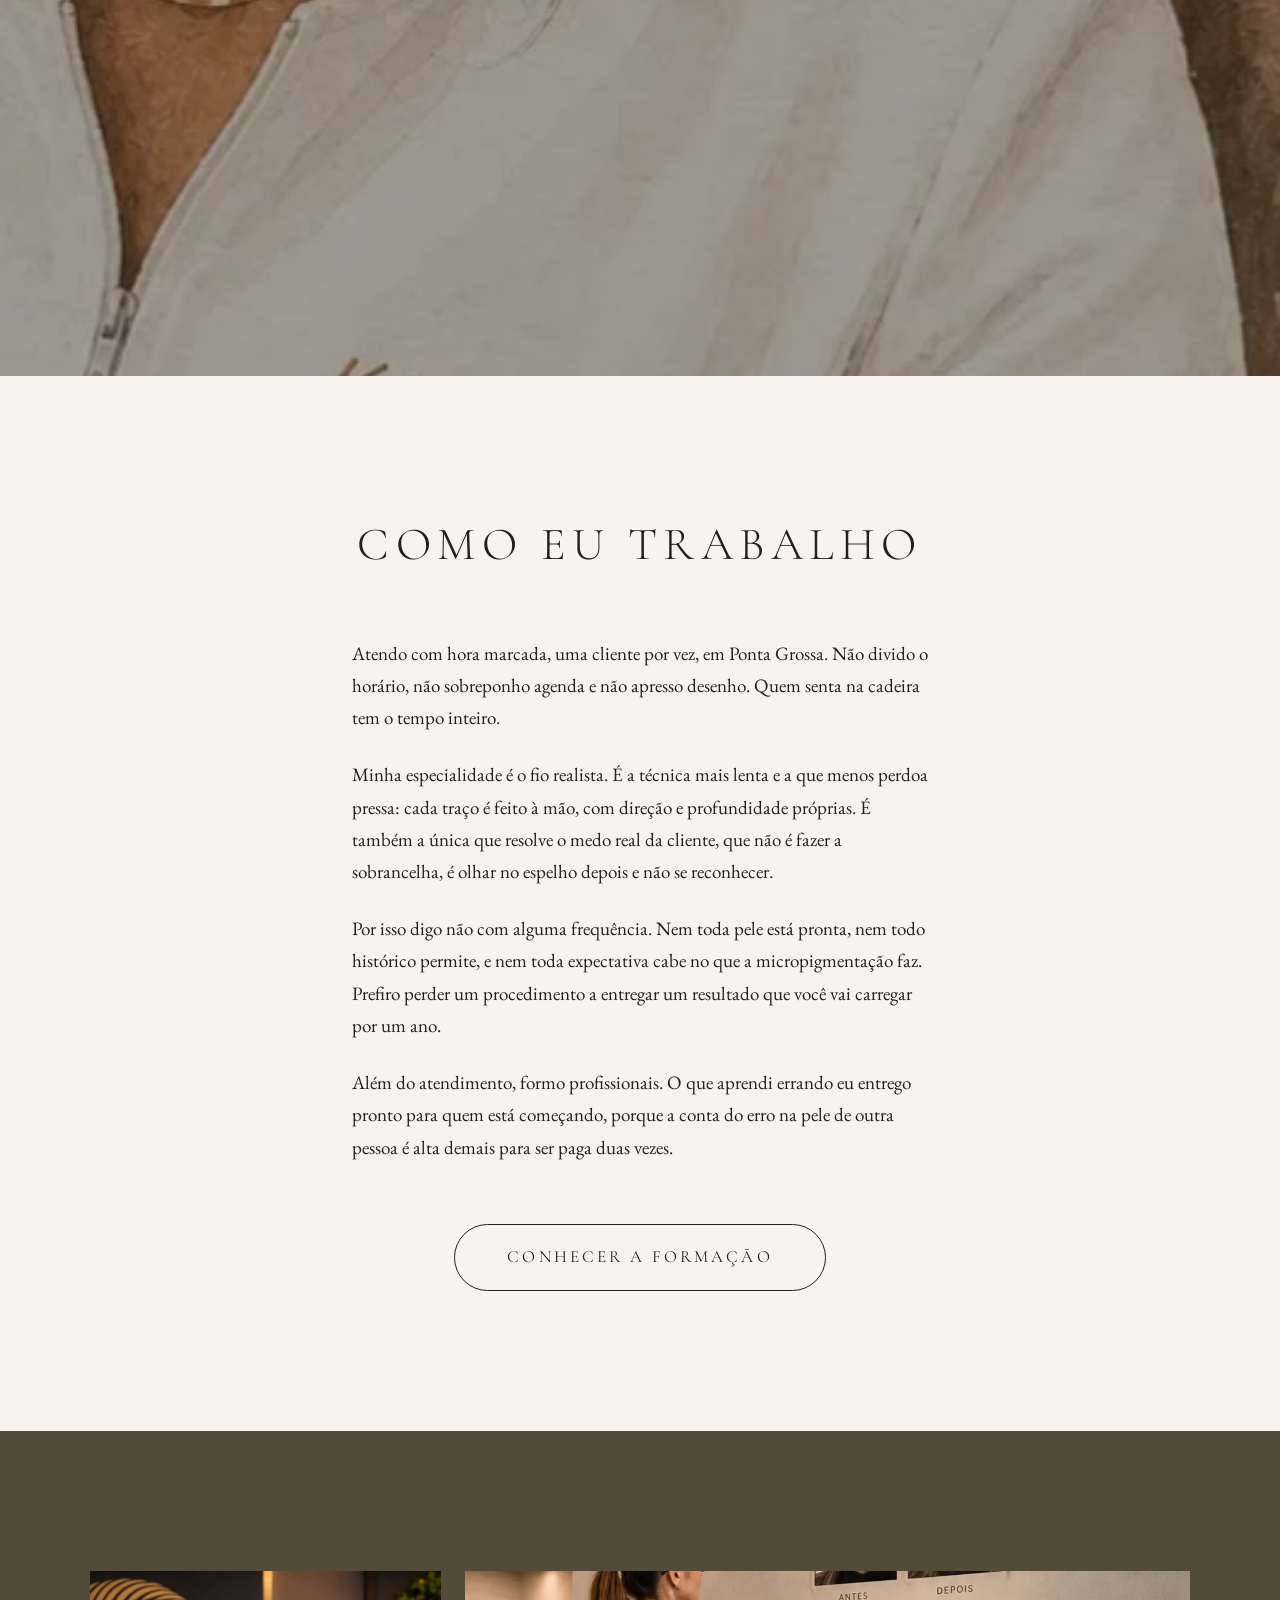
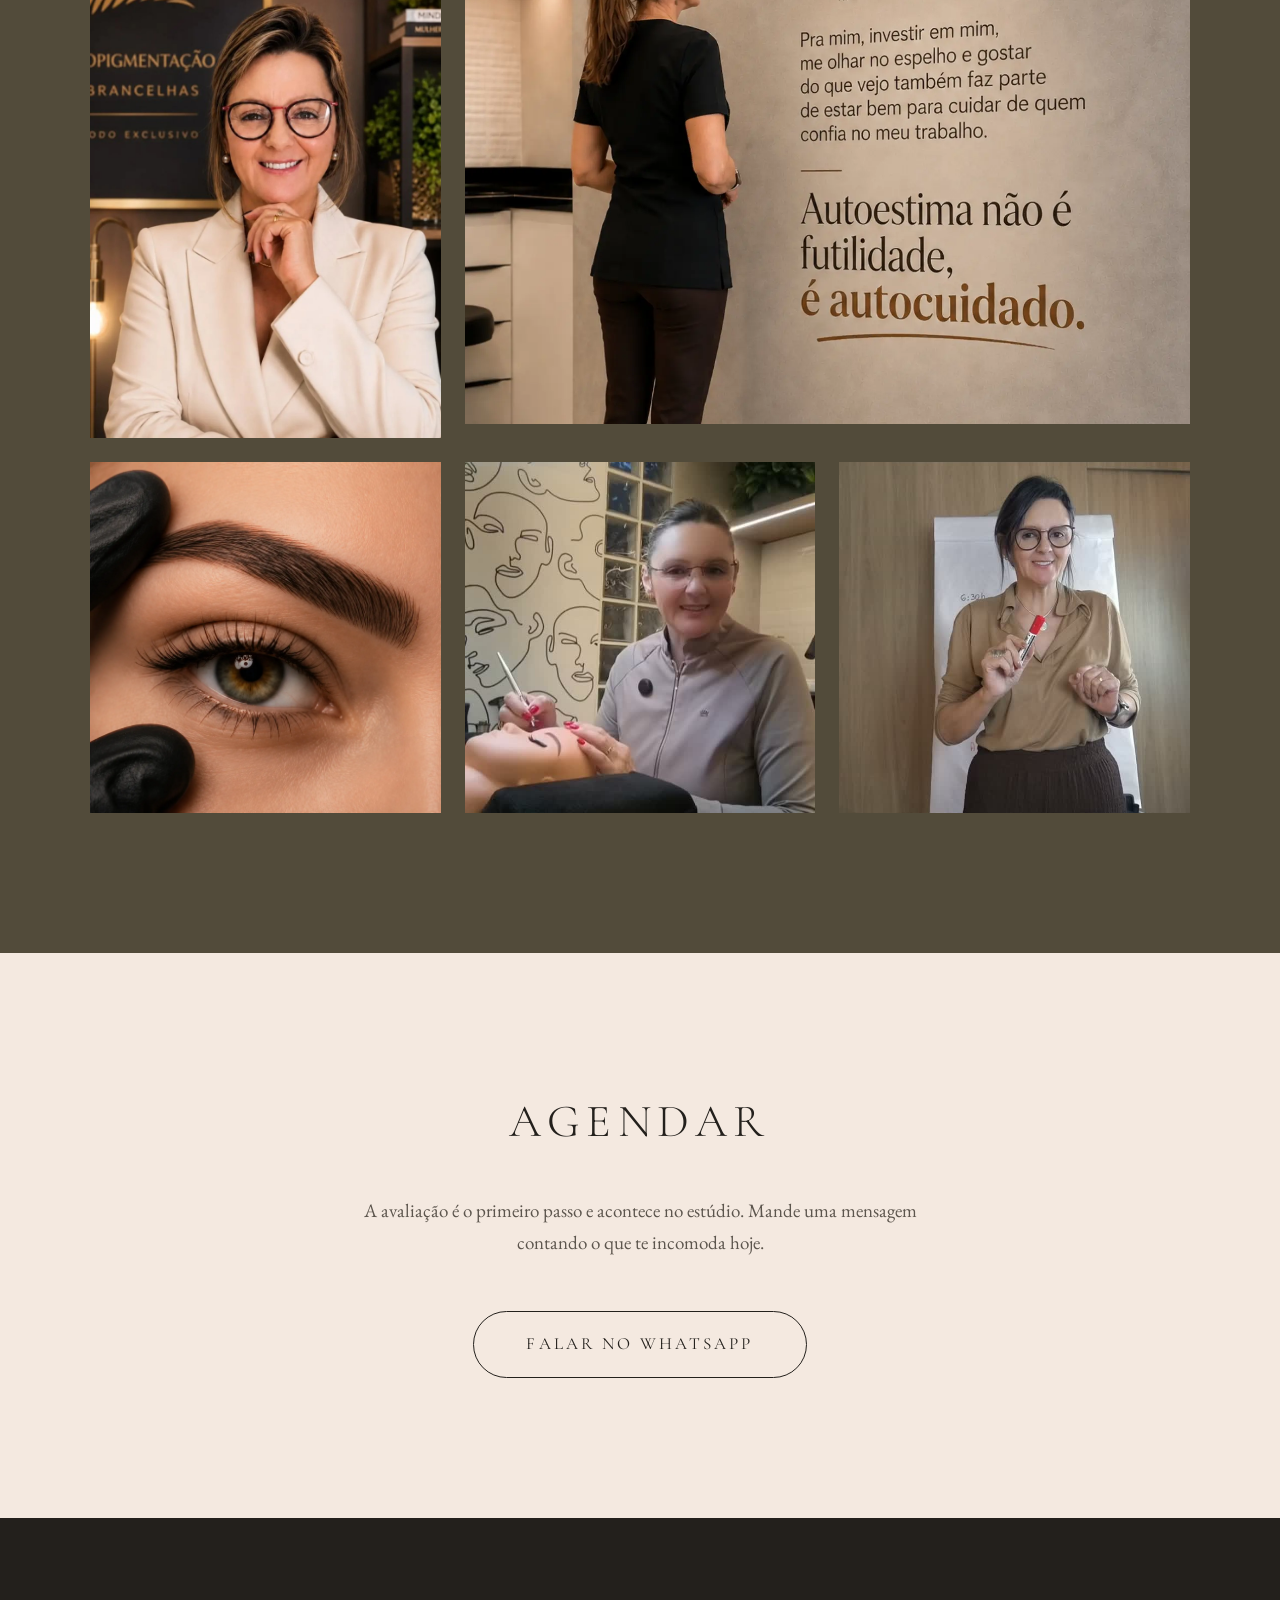
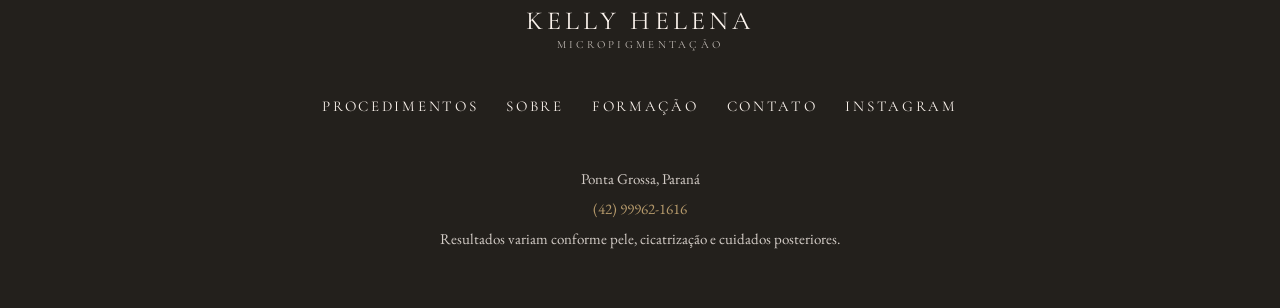
<file: sobre.html>
<!DOCTYPE html>
<html lang="pt-BR">
<head>
<meta charset="utf-8">
<meta name="viewport" content="width=device-width,initial-scale=1">
<title>Sobre Kelly Helena | Micropigmentação em Ponta Grossa</title>
<meta name="description" content="Kelly Helena é micropigmentadora em Ponta Grossa, especializada em sobrancelhas naturais fio a fio, despigmentação e laser.">
<link rel="canonical" href="https://kellyhelena.com.br/sobre.html">
<meta property="og:type" content="website">
<meta property="og:title" content="Sobre Kelly Helena | Micropigmentação em Ponta Grossa">
<meta property="og:description" content="Kelly Helena é micropigmentadora em Ponta Grossa, especializada em sobrancelhas naturais fio a fio, despigmentação e laser.">
<meta property="og:image" content="https://kellyhelena.com.br/assets/cliente.webp">
<meta property="og:locale" content="pt_BR">
<link rel="icon" href="favicon.svg" type="image/svg+xml">
<link rel="preconnect" href="https://fonts.googleapis.com">
<link rel="preconnect" href="https://fonts.gstatic.com" crossorigin>
<link href="https://fonts.googleapis.com/css2?family=Cormorant+Garamond:ital,wght@0,300;0,400;1,300&family=EB+Garamond:ital,wght@0,400;1,400&display=swap" rel="stylesheet">
<link rel="stylesheet" href="assets/base.css">
<noscript><style>.reveal{opacity:1;transform:none}</style></noscript>
</head>
<body>
<a class="skip" href="#conteudo">Ir para o conteúdo</a>
<header class="header" id="header">
  <div class="wrap">
    <a class="logo" href="/">Kelly Helena<small>Micropigmentação</small></a>
    <nav class="nav">
      <a href="procedimentos.html">Procedimentos</a>
      <a href="sobre.html">Sobre</a>
      <a href="formacao.html">Formação</a>
      <a href="contato.html">Contato</a>
    </nav>
    <button class="burger" id="burger" aria-expanded="false" aria-controls="drawer">Menu</button>
  </div>
</header>
<div class="drawer" id="drawer">
  <a href="procedimentos.html">Procedimentos</a>
  <a href="sobre.html">Sobre</a>
  <a href="formacao.html">Formação</a>
  <a href="contato.html">Contato</a>
</div>
<section class="pagehead" id="conteudo">
  <img src="assets/cliente.webp" alt="Kelly Helena atendendo no estúdio">
  <div class="inner"><h1>Sobre</h1></div>
</section>
<section class="reveal">
  <div class="wrap">
    <h2>Nunca foi<br>só sobrancelha</h2>
    <p class="lede">Eu escolhi trabalhar com beleza porque descobri o que acontece quando uma mulher se olha no espelho e gosta do que vê. A sobrancelha é a porta. O que entra junto é outra coisa.</p>
  </div>
</section>

<section class="banner">
  <img src="assets/atendimento.jpg" alt="Kelly Helena trabalhando em uma cliente" loading="lazy">
  <div class="inner"><h2>Uma cliente por vez</h2></div>
</section>

<section class="reveal">
  <div class="wrap">
    <h2>Como eu trabalho</h2>
    <div class="prose" style="margin-top:64px">
      <p>Atendo com hora marcada, uma cliente por vez, em Ponta Grossa. Não divido o horário, não sobreponho agenda e não apresso desenho. Quem senta na cadeira tem o tempo inteiro.</p>
      <p>Minha especialidade é o fio realista. É a técnica mais lenta e a que menos perdoa pressa: cada traço é feito à mão, com direção e profundidade próprias. É também a única que resolve o medo real da cliente, que não é fazer a sobrancelha, é olhar no espelho depois e não se reconhecer.</p>
      <p>Por isso digo não com alguma frequência. Nem toda pele está pronta, nem todo histórico permite, e nem toda expectativa cabe no que a micropigmentação faz. Prefiro perder um procedimento a entregar um resultado que você vai carregar por um ano.</p>
      <p>Além do atendimento, formo profissionais. O que aprendi errando eu entrego pronto para quem está começando, porque a conta do erro na pele de outra pessoa é alta demais para ser paga duas vezes.</p>
    </div>
    <p style="text-align:center;margin-top:60px"><a class="pill" href="formacao.html">Conhecer a formação</a></p>
  </div>
</section>

<div class="gallery">
  <div class="wrap">
    <div class="grid reveal">
      <img class="g1" src="assets/kelly-retrato.jpg" alt="Retrato de Kelly Helena" loading="lazy">
      <img class="g2" src="assets/estudio.webp" alt="Ambiente do estúdio" loading="lazy">
      <img class="g3" src="assets/sobrancelha.webp" alt="Resultado em close" loading="lazy">
      <img class="g4" src="assets/cliente.webp" alt="Atendimento em andamento" loading="lazy">
      <img class="g5" src="assets/kelly-estudio.webp" alt="Kelly Helena no estúdio" loading="lazy">
    </div>
  </div>
</div>

<section class="alt reveal">
  <div class="wrap">
    <h2>Agendar</h2>
    <p class="lede">A avaliação é o primeiro passo e acontece no estúdio. Mande uma mensagem contando o que te incomoda hoje.</p>
    <p style="text-align:center;margin-top:52px"><a class="pill" href="https://wa.me/5542999621616?text=Ol%C3%A1%2C%20Kelly!%20Vim%20pelo%20site%20e%20quero%20agendar%20uma%20avalia%C3%A7%C3%A3o%20de%20sobrancelhas." target="_blank" rel="noopener">Falar no WhatsApp</a></p>
  </div>
</section>
<footer class="foot">
  <div class="wrap">
    <div class="logo">Kelly Helena<small>Micropigmentação</small></div>
    <nav>
      <a href="procedimentos.html">Procedimentos</a>
      <a href="sobre.html">Sobre</a>
      <a href="formacao.html">Formação</a>
      <a href="contato.html">Contato</a>
      <a href="https://www.instagram.com/kellyhelena.oficial/" target="_blank" rel="noopener">Instagram</a>
    </nav>
    <p class="fine">
      Ponta Grossa, Paraná<br>
      <a class="gold" href="https://wa.me/5542999621616" target="_blank" rel="noopener">(42) 99962-1616</a><br>
      Resultados variam conforme pele, cicatrização e cuidados posteriores.
    </p>
  </div>
</footer>
<script src="assets/site.js"></script>
</body>
</html>
</file>
<file: assets/base.css>
:root{
  --cream:#FAF2EC; --cream-alt:#F4E9E0; --ink:#23201C; --ink-soft:#5C554D;
  --gold:#B08A4F; --gold-on-dark:#D4B37C; --gold-text:#8E6C38; --olive:#524B3A; --line:#C9BCB0;
  --display:"Cormorant Garamond",Georgia,serif;
  --body:"EB Garamond",Georgia,serif;
  --container:1180px; --pad:40px; --gap:140px;
}
*{box-sizing:border-box;margin:0;padding:0}
html{scroll-behavior:smooth}
body{background:var(--cream);color:var(--ink);font-family:var(--body);font-size:19px;line-height:1.7;-webkit-font-smoothing:antialiased}
img,video{display:block;max-width:100%}
a{color:inherit;text-decoration:none}
:focus-visible{outline:2px solid var(--gold);outline-offset:4px}
.wrap{max-width:var(--container);margin:0 auto;padding:0 var(--pad)}
section{padding:var(--gap) 0}
.skip{position:absolute;left:-9999px}
.skip:focus{left:16px;top:16px;z-index:100;background:var(--cream);padding:12px 20px;border:1px solid var(--ink)}

h1,h2,h3,.caps{font-family:var(--display);font-weight:300;text-transform:uppercase;letter-spacing:.14em;line-height:1.25}
h2{font-size:clamp(26px,3.6vw,58px);text-align:center}
h3{font-size:clamp(20px,2.2vw,30px);letter-spacing:.14em}
.lede{max-width:62ch;margin:44px auto 0;text-align:center;color:var(--ink-soft)}
.prose{max-width:64ch;margin:0 auto}
.prose p{margin-bottom:1.3em}
em{font-style:italic}

.pill{display:inline-block;font-family:var(--display);font-weight:400;text-transform:uppercase;letter-spacing:.18em;font-size:17px;padding:18px 52px;border:1px solid var(--ink);border-radius:999px;transition:background .4s,color .4s;cursor:pointer;background:transparent;color:inherit}
.pill:hover{background:var(--ink);color:var(--cream)}
.pill.on-photo{border-color:#fff;color:#fff}
.pill.on-photo:hover{background:#fff;color:var(--ink)}

.header{position:fixed;top:0;left:0;right:0;z-index:50;color:#fff;transition:background .35s,color .35s}
.header .wrap{display:flex;align-items:center;height:104px;gap:40px}
.header.solid{background:var(--cream);color:var(--ink);border-bottom:1px solid var(--line)}
.header.plain{background:var(--cream);color:var(--ink);border-bottom:1px solid var(--line)}
.logo{font-family:var(--display);font-weight:400;font-size:30px;letter-spacing:.16em;text-transform:uppercase;white-space:nowrap;line-height:1}
.logo small{display:block;font-size:11px;letter-spacing:.3em;margin-top:5px;opacity:.75}
.nav{margin-left:auto;display:flex;gap:30px;font-family:var(--display);font-size:16px;letter-spacing:.18em;text-transform:uppercase}
.nav a{position:relative;padding-bottom:6px}
.nav a::after{content:"";position:absolute;left:0;right:0;bottom:0;height:1px;background:currentColor;transform:scaleX(0);transform-origin:left;transition:transform .32s ease}
.nav a:hover::after,.nav a[aria-current=page]::after{transform:scaleX(1)}
.burger{display:none;margin-left:auto;background:none;border:0;color:inherit;font-family:var(--display);font-size:16px;letter-spacing:.18em;text-transform:uppercase;cursor:pointer;padding:10px 0}
.drawer{display:none;position:fixed;inset:104px 0 0;z-index:49;background:var(--cream);color:var(--ink);padding:40px 24px;font-family:var(--display);text-transform:uppercase;letter-spacing:.18em;font-size:20px}
.drawer a{display:block;padding:18px 0;border-bottom:1px solid var(--line)}
.drawer.open{display:block}

.hero{position:relative;height:100svh;min-height:600px;display:grid;place-items:center;text-align:center;color:#fff;overflow:hidden}
.hero .media{position:absolute;inset:0}
.hero img{width:100%;height:100%;object-fit:cover;object-position:center 40%;animation:kenburns 24s ease-out forwards}
@keyframes kenburns{from{transform:scale(1)}to{transform:scale(1.08)}}
.hero::after{content:"";position:absolute;inset:0;background:linear-gradient(180deg,rgba(35,32,28,.42),rgba(35,32,28,.6))}
.hero .inner{position:relative;z-index:2;padding:0 24px}
.hero h1{font-size:clamp(32px,7vw,86px);animation:open 1.4s cubic-bezier(.22,.61,.36,1) .3s both}
.hero h1 small{display:block;font-size:clamp(12px,1.3vw,15px);letter-spacing:.34em;margin-top:18px;opacity:1}
@keyframes open{from{letter-spacing:.26em;opacity:0}to{letter-spacing:.14em;opacity:1}}
.hero .sub{max-width:52ch;margin:30px auto 0;animation:open 1.4s cubic-bezier(.22,.61,.36,1) .55s both}
.hero .cta{margin-top:42px;animation:open 1.4s cubic-bezier(.22,.61,.36,1) .8s both}
.chev{position:absolute;bottom:40px;left:50%;translate:-50% 0;z-index:2;width:40px;height:40px;animation:chev 2.2s ease-in-out infinite}
.chev::before{content:"";display:block;width:24px;height:24px;margin:0 auto;border-right:1.5px solid #fff;border-bottom:1.5px solid #fff;rotate:45deg}
@keyframes chev{0%,100%{transform:translateY(0)}50%{transform:translateY(10px)}}

.pagehead{position:relative;height:60svh;min-height:420px;display:grid;place-items:center;text-align:center;color:#fff;overflow:hidden}
.pagehead img{position:absolute;inset:0;width:100%;height:100%;object-fit:cover}
.pagehead::after{content:"";position:absolute;inset:0;background:rgba(35,32,28,.5)}
.pagehead .inner{position:relative;z-index:2;padding:0 24px}
.pagehead h1{font-size:clamp(28px,5vw,62px);color:#fff}

.banner{position:relative;height:100svh;min-height:540px;display:grid;place-items:center;text-align:center;color:#fff;padding:0}
.banner img{position:absolute;inset:0;width:100%;height:100%;object-fit:cover}
.banner::after{content:"";position:absolute;inset:0;background:rgba(35,32,28,.4)}
.banner .inner{position:relative;z-index:2;padding:0 24px}
.banner h2{color:#fff;font-size:clamp(28px,5.2vw,70px)}
.banner .sub{font-style:italic;margin:26px 0 44px}

.marks{display:grid;grid-template-columns:1fr 1fr;gap:56px;max-width:820px;margin:90px auto 0;text-align:center}
.marks strong{font-family:var(--display);font-weight:400;text-transform:uppercase;letter-spacing:.14em;font-size:20px;color:var(--gold)}
.marks em{display:block;margin-top:10px;font-style:normal;color:var(--ink-soft);font-size:17px}

.carousel{padding:var(--gap) 0;overflow:hidden}
.car-wrap{position:relative;max-width:1600px;margin:0 auto}
.track{display:flex;transition:transform .65s cubic-bezier(.6,0,.2,1)}
.slide{flex:0 0 76%;padding:0 10px}
.slide img{width:100%;aspect-ratio:16/10;object-fit:cover;opacity:.45;transition:opacity .65s cubic-bezier(.6,0,.2,1)}
.slide.is-active img{opacity:1}
.car-btn{position:absolute;top:50%;translate:0 -50%;z-index:5;background:none;border:0;cursor:pointer;padding:24px;color:#fff;font-family:var(--display);font-size:46px;line-height:1;text-shadow:0 1px 12px rgba(0,0,0,.5)}
.car-btn.prev{left:2%}.car-btn.next{right:2%}

.gallery{background:var(--olive);padding:var(--gap) 0}
.grid{display:grid;grid-template-columns:repeat(6,1fr);gap:24px;align-items:start}
.grid img{width:100%;height:auto;object-fit:cover;transition:transform .9s ease-out}
.grid img:hover{transform:scale(1.04)}
.g1{grid-column:span 2;aspect-ratio:3/4}
.g2{grid-column:span 4;aspect-ratio:16/10}
.g3,.g4,.g5{grid-column:span 2;aspect-ratio:1}

.alt{background:var(--cream-alt)}
.cards{display:grid;grid-template-columns:repeat(3,1fr);gap:1px;background:var(--line);margin-top:76px;border:1px solid var(--line)}
.card{background:var(--cream);padding:52px 40px;display:flex;flex-direction:column}
.card h3{margin-bottom:22px}
.card p{color:var(--ink-soft);font-size:18px}
.card .price{display:block;margin-top:auto;padding-top:26px;font-family:var(--display);letter-spacing:.14em;text-transform:uppercase;font-size:16px;color:var(--gold)}

.steps{max-width:760px;margin:76px auto 0}
.step{display:grid;grid-template-columns:58px 1fr;gap:28px;padding:34px 0;border-bottom:1px solid var(--line)}
.step:first-child{border-top:1px solid var(--line)}
.step .n{font-family:var(--display);font-size:34px;line-height:1;color:var(--gold)}
.step p{color:var(--ink-soft);margin-top:8px;font-size:18px}

.qa{max-width:760px;margin:70px auto 0}
.qa details{border-bottom:1px solid var(--line);padding:26px 0}
.qa details:first-of-type{border-top:1px solid var(--line)}
.qa summary{font-family:var(--display);text-transform:uppercase;letter-spacing:.14em;font-size:19px;cursor:pointer;list-style:none;display:flex;justify-content:space-between;gap:20px}
.qa summary::-webkit-details-marker{display:none}
.qa summary::after{content:"+";color:var(--gold);font-size:24px;line-height:1}
.qa details[open] summary::after{content:"\2013"}
.qa p{margin-top:18px;color:var(--ink-soft);font-size:18px}

.location{position:relative;color:#fff;text-align:center}
.location>img.bg{position:absolute;inset:0;width:100%;height:100%;object-fit:cover}
.location::after{content:"";position:absolute;inset:0;background:rgba(35,32,28,.66)}
.location .wrap{position:relative;z-index:2}
.location h2{color:#fff}
.location a.gold{color:var(--gold-on-dark);border-bottom:1px solid var(--gold-on-dark)}

.foot{background:var(--ink);color:var(--cream);padding:90px 0 54px;text-align:center}
.foot .logo{font-size:26px}
.foot nav{margin:44px 0;display:flex;flex-wrap:wrap;justify-content:center;gap:28px;font-family:var(--display);text-transform:uppercase;letter-spacing:.18em;font-size:15px}
.foot .fine{font-size:15px;opacity:.82;margin-top:36px;line-height:2}
.foot a.gold{color:var(--gold-on-dark)}

.reveal{opacity:0;transform:translateY(16px);transition:opacity .8s ease-out,transform .8s ease-out}
.reveal.in{opacity:1;transform:none}

@media (max-width:860px){
  :root{--pad:24px;--gap:80px}
  body{font-size:18px}
  .nav{display:none}
  .burger{display:block}
  .slide{flex-basis:88%}
  .marks{grid-template-columns:1fr;gap:34px;margin-top:60px}
  .grid{grid-template-columns:repeat(2,1fr);gap:12px}
  .g1,.g2,.g3,.g4,.g5{grid-column:span 1;aspect-ratio:4/3}
  .cards{grid-template-columns:1fr}
  .card{padding:40px 28px}
  .step{grid-template-columns:44px 1fr;gap:18px}
}
@media (prefers-reduced-motion:reduce){
  *,*::before,*::after{animation:none!important;transition:none!important}
  .reveal{opacity:1;transform:none}
  html{scroll-behavior:auto}
}
</file>
